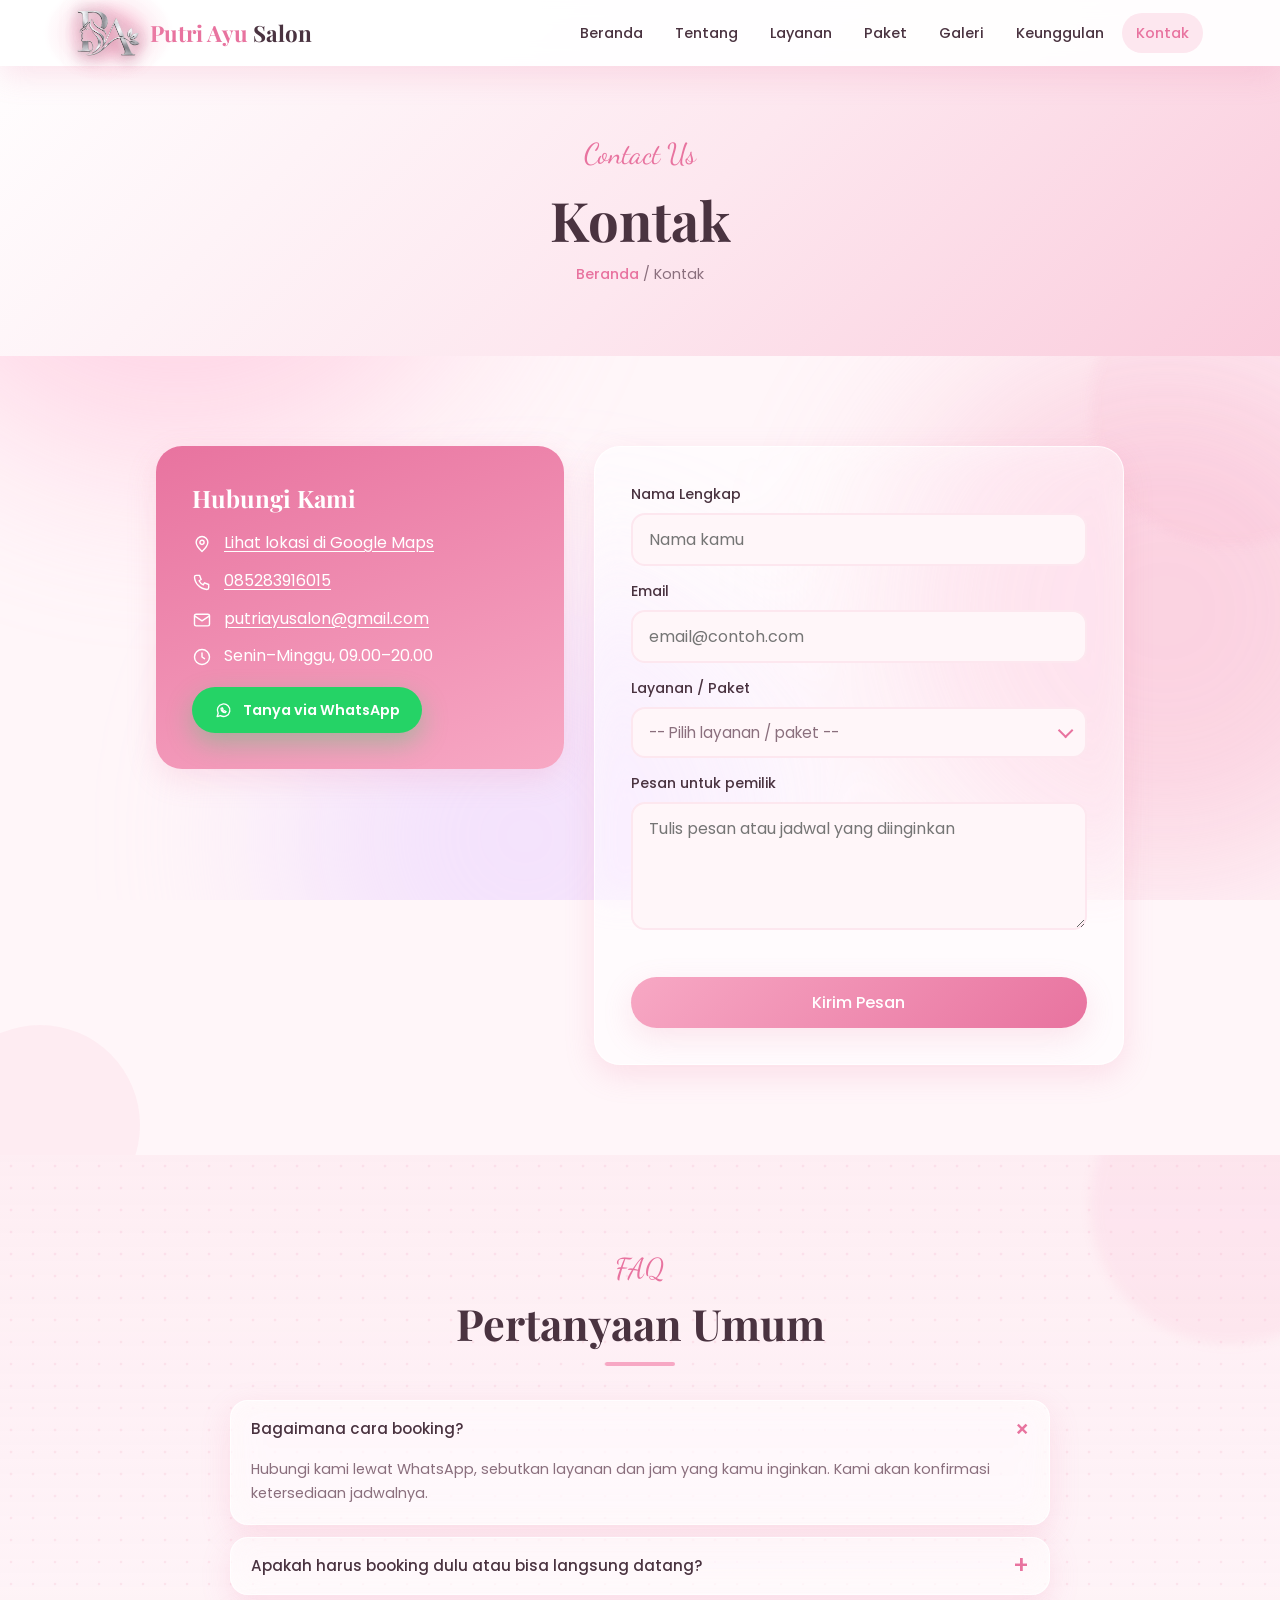
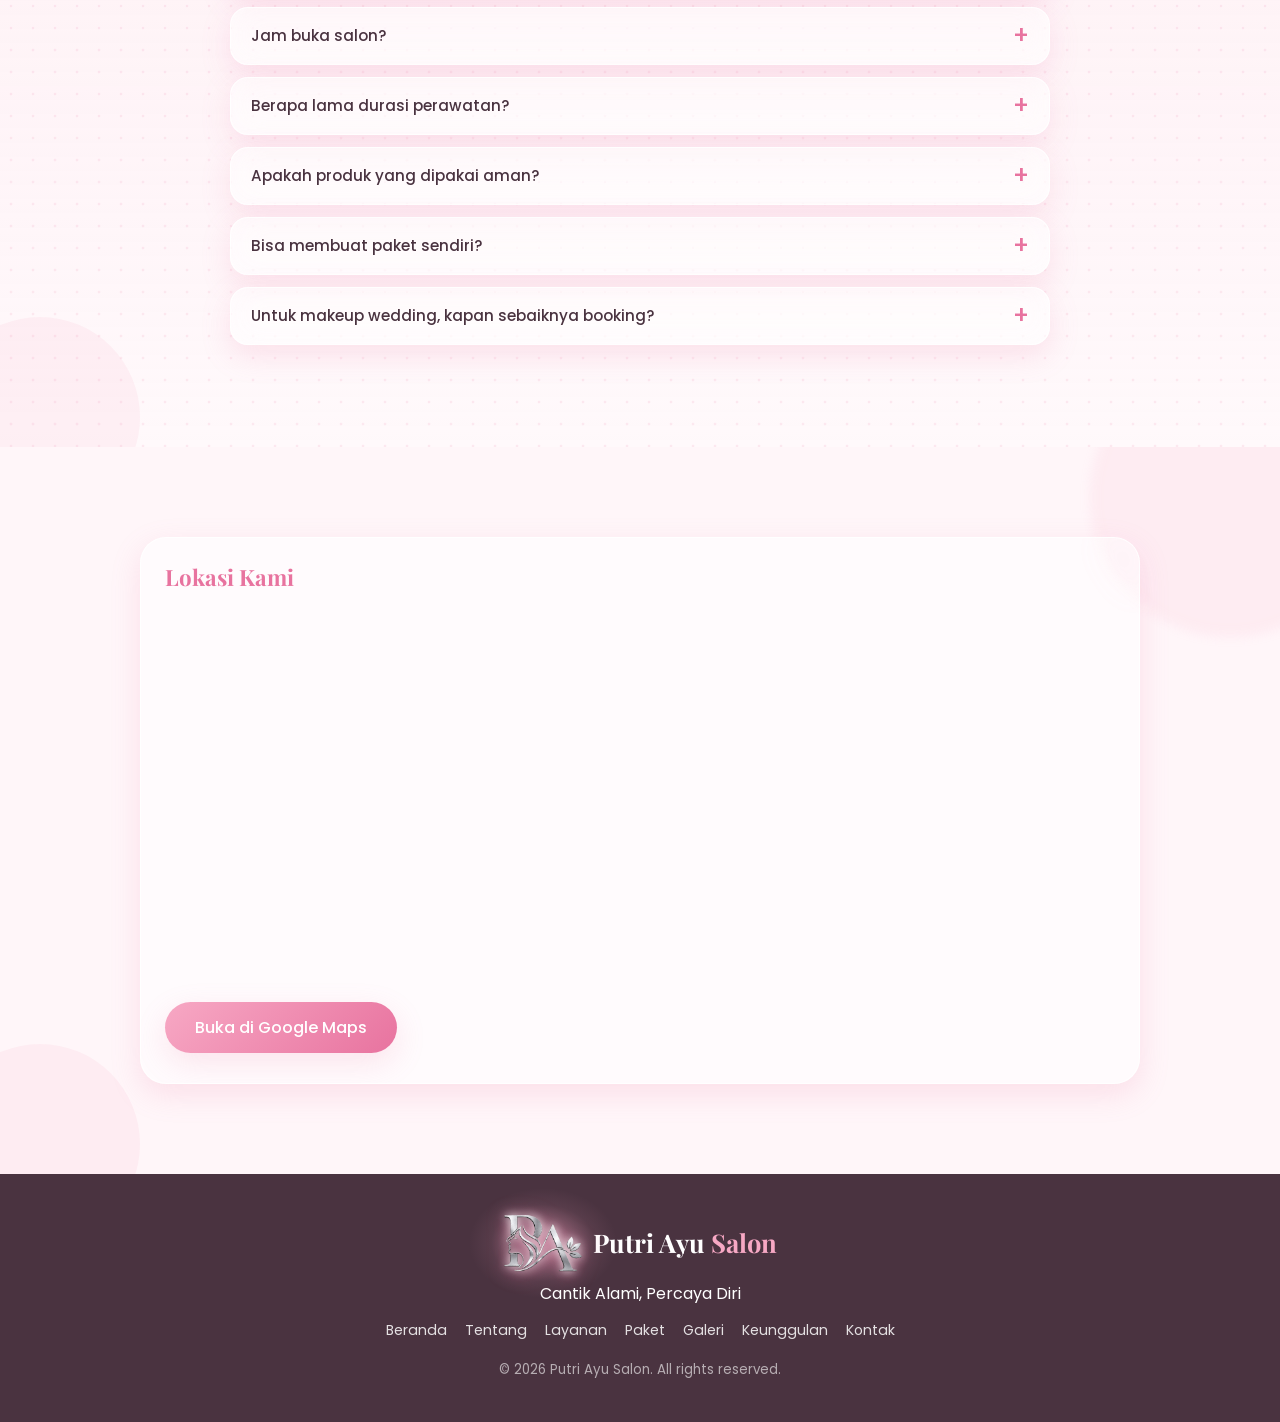
<file: html/kontak.html>
<!DOCTYPE html>
<html lang="id">
<head>
<meta charset="UTF-8">
<meta name="viewport" content="width=device-width, initial-scale=1">
<title>Kontak | Putri Ayu Salon</title>
<meta name="description" content="Kontak, form pesan, FAQ, dan lokasi Putri Ayu Salon.">
<link rel="preconnect" href="https://fonts.googleapis.com">
<link href="https://fonts.googleapis.com/css2?family=Playfair+Display:wght@600;700&family=Poppins:wght@300;400;500;600&family=Dancing+Script:wght@600&display=swap" rel="stylesheet">
<link rel="icon" type="image/png" href="../image/favicon.png">
<link rel="stylesheet" href="../css/style.css">
</head>
<body class="putri_inner">
<div class="putri_aurora" aria-hidden="true"><i></i><i></i><i></i></div>
<div class="putri_progress" id="putri_progress"></div>

<header class="putri_header" id="putri_header">
  <a href="../index.html" class="putri_logo"><i class="putri_logo_img"><img src="../image/logo.png" alt="Logo Putri Ayu Salon"></i> <b>Putri Ayu <span>Salon</span></b></a>
  <button class="putri_burger" id="putri_burger" aria-label="Menu"><i></i><i></i><i></i></button>
  <nav class="putri_nav" id="putri_nav"><a href="../index.html" class="putri_link">Beranda</a><a href="tentang.html" class="putri_link">Tentang</a><a href="layanan.html" class="putri_link">Layanan</a><a href="paket.html" class="putri_link">Paket</a><a href="galeri.html" class="putri_link">Galeri</a><a href="keunggulan.html" class="putri_link">Keunggulan</a><a href="kontak.html" class="putri_link putri_on">Kontak</a></nav>
</header>

<section class="putri_banner">
  <p class="putri_script">Contact Us</p>
  <h1>Kontak</h1>
  <p class="putri_crumb"><a href="../index.html">Beranda</a> / Kontak</p>
</section>

<section class="putri_section">
  <div class="putri_contact">
    <div class="putri_info putri_reveal">
      <h3>Hubungi Kami</h3>
      <p><svg class="putri_ic" viewBox="0 0 24 24" aria-hidden="true"><path d="M12 21s-7-6.2-7-11a7 7 0 0 1 14 0c0 4.8-7 11-7 11z"/><circle cx="12" cy="10" r="2.5"/></svg><span><a href="https://maps.google.com/maps?vet=10CAAQoqAOahcKEwig85DszveXAxUAAAAAHQAAAAAQBg..i&amp;udm&amp;fvr=1&amp;pvq=Cg0vZy8xMXA1ZndweGdrIhUKD3B1dHJpIGF5dSBzYWxvbhACGAM&amp;lqi=Cg9wdXRyaSBheXUgc2Fsb25I0ePr3ZW1gIAIWh0QABABEAIYABgBGAIiD3B1dHJpIGF5dSBzYWxvbpIBDGJlYXV0eV9zYWxvbg&amp;cs=1&amp;um=1&amp;ie=UTF-8&amp;fb=1&amp;gl=id&amp;sa=X&amp;ftid=0x2e6f5930f588a283:0x6192963ed17b9737" target="_blank" rel="noopener">Lihat lokasi di Google Maps</a></span></p>
      <p><svg class="putri_ic" viewBox="0 0 24 24" aria-hidden="true"><path d="M5 4h4l2 5-2.5 1.5a11 11 0 0 0 5 5L15 13l5 2v4a2 2 0 0 1-2 2A16 16 0 0 1 3 6a2 2 0 0 1 2-2z"/></svg><span><a href="tel:+6285283916015">085283916015</a></span></p>
      <p><svg class="putri_ic" viewBox="0 0 24 24" aria-hidden="true"><rect x="3" y="5" width="18" height="14" rx="2"/><path d="M3 7l9 6 9-6"/></svg><span><a href="mailto:putriayusalon@gmail.com">putriayusalon@gmail.com</a></span></p>
      <p><svg class="putri_ic" viewBox="0 0 24 24" aria-hidden="true"><circle cx="12" cy="12" r="9"/><path d="M12 7v5l3 2"/></svg><span>Senin–Minggu, 09.00–20.00</span></p>
      <a class="putri_wa" href="https://wa.me/6285283916015?text=Halo%20Putri%20Ayu%20Salon%2C%20saya%20ingin%20bertanya%20dan%20booking." target="_blank" rel="noopener"><svg class="putri_ic" viewBox="0 0 24 24" aria-hidden="true"><path d="M4 20l1.4-4.2A8 8 0 1 1 8.3 18.7z"/><path d="M9 9.5c0 3 2.5 5.5 5.5 5.5l1-1.5-2-1-.8.8a4 4 0 0 1-1.8-1.8l.8-.8-1-2z"/></svg> Tanya via WhatsApp</a>
    </div>
    <form class="putri_form putri_reveal" id="putri_form" novalidate>
      <label>Nama Lengkap<input type="text" id="putri_nama" placeholder="Nama kamu"></label>
      <label>Email<input type="email" id="putri_email" placeholder="email@contoh.com"></label>
      <div class="putri_field"><span>Layanan / Paket</span>
        <div class="putri_dd" id="putri_dd">
          <input type="hidden" id="putri_pilih" value="">
          <button type="button" class="putri_dd_btn" id="putri_dd_btn" aria-haspopup="listbox" aria-expanded="false"><span id="putri_dd_txt">-- Pilih layanan / paket --</span></button>
          <div class="putri_dd_list" id="putri_dd_list" role="listbox"><div class="putri_dd_g">Rambut</div><button type="button" class="putri_dd_o" role="option" data-v="Cuci Rambut">Cuci Rambut</button><button type="button" class="putri_dd_o" role="option" data-v="Potong Rambut">Potong Rambut</button><button type="button" class="putri_dd_o" role="option" data-v="Creambath">Creambath</button><button type="button" class="putri_dd_o" role="option" data-v="Hair Spa">Hair Spa</button><button type="button" class="putri_dd_o" role="option" data-v="Hair Mask">Hair Mask</button><button type="button" class="putri_dd_o" role="option" data-v="Hair Coloring">Hair Coloring</button><button type="button" class="putri_dd_o" role="option" data-v="Smoothing">Smoothing</button><button type="button" class="putri_dd_o" role="option" data-v="Rebonding">Rebonding</button><button type="button" class="putri_dd_o" role="option" data-v="Blow Dry">Blow Dry</button><button type="button" class="putri_dd_o" role="option" data-v="Hair Styling">Hair Styling</button><button type="button" class="putri_dd_o" role="option" data-v="Hairdo">Hairdo</button><button type="button" class="putri_dd_o" role="option" data-v="Sanggul">Sanggul</button><div class="putri_dd_g">Wajah &amp; Kulit</div><button type="button" class="putri_dd_o" role="option" data-v="Facial">Facial</button><button type="button" class="putri_dd_o" role="option" data-v="Masker Wajah">Masker Wajah</button><button type="button" class="putri_dd_o" role="option" data-v="Scrub Wajah">Scrub Wajah</button><button type="button" class="putri_dd_o" role="option" data-v="Peeling Wajah">Peeling Wajah</button><button type="button" class="putri_dd_o" role="option" data-v="Face Massage">Face Massage</button><button type="button" class="putri_dd_o" role="option" data-v="PDT Treatment">PDT Treatment</button><div class="putri_dd_g">Makeup</div><button type="button" class="putri_dd_o" role="option" data-v="Makeup Natural">Makeup Natural</button><button type="button" class="putri_dd_o" role="option" data-v="Makeup Graduation">Makeup Graduation</button><button type="button" class="putri_dd_o" role="option" data-v="Makeup Wedding">Makeup Wedding</button><div class="putri_dd_g">Kuku</div><button type="button" class="putri_dd_o" role="option" data-v="Manicure">Manicure</button><button type="button" class="putri_dd_o" role="option" data-v="Pedicure">Pedicure</button><button type="button" class="putri_dd_o" role="option" data-v="Nail Art">Nail Art</button><div class="putri_dd_g">Paket</div><button type="button" class="putri_dd_o" role="option" data-v="Basic Glow">Basic Glow</button><button type="button" class="putri_dd_o" role="option" data-v="Beauty Care">Beauty Care</button><button type="button" class="putri_dd_o" role="option" data-v="Paket Custom">Paket Custom</button></div>
        </div>
      </div>
      <label>Pesan untuk pemilik<textarea id="putri_pesan" rows="4" placeholder="Tulis pesan atau jadwal yang diinginkan"></textarea></label>
      <p class="putri_msg" id="putri_msg"></p>
      <button type="submit" class="putri_btn">Kirim Pesan</button>
    </form>
  </div>
</section>

<section class="putri_section putri_alt">
  <p class="putri_script putri_center">FAQ</p>
  <h2 class="putri_title putri_center">Pertanyaan Umum</h2>
  <div class="putri_faq_wrap putri_faq"><div class="putri_faq_item"><button class="putri_q" type="button">Bagaimana cara booking?</button><div class="putri_a"><p>Hubungi kami lewat WhatsApp, sebutkan layanan dan jam yang kamu inginkan. Kami akan konfirmasi ketersediaan jadwalnya.</p></div></div><div class="putri_faq_item"><button class="putri_q" type="button">Apakah harus booking dulu atau bisa langsung datang?</button><div class="putri_a"><p>Boleh langsung datang, tetapi disarankan booking lebih awal supaya tidak menunggu lama, terutama akhir pekan.</p></div></div><div class="putri_faq_item"><button class="putri_q" type="button">Jam buka salon?</button><div class="putri_a"><p>Setiap hari Senin sampai Minggu, pukul 09.00 – 20.00.</p></div></div><div class="putri_faq_item"><button class="putri_q" type="button">Berapa lama durasi perawatan?</button><div class="putri_a"><p>Tergantung jenisnya. Creambath dan facial biasanya sekitar 1 jam, sedangkan smoothing, pewarnaan, dan makeup wedding bisa lebih lama.</p></div></div><div class="putri_faq_item"><button class="putri_q" type="button">Apakah produk yang dipakai aman?</button><div class="putri_a"><p>Ya, kami memakai produk yang aman dan terdaftar BPOM, serta menjaga kebersihan alat. Beri tahu kami jika kamu punya alergi.</p></div></div><div class="putri_faq_item"><button class="putri_q" type="button">Bisa membuat paket sendiri?</button><div class="putri_a"><p>Bisa. Pilih Paket Custom, lalu konsultasikan kombinasi perawatan yang kamu mau, harganya kami sesuaikan.</p></div></div><div class="putri_faq_item"><button class="putri_q" type="button">Untuk makeup wedding, kapan sebaiknya booking?</button><div class="putri_a"><p>Sebaiknya jauh-jauh hari sebelum acara agar ada waktu konsultasi dan mencoba riasan.</p></div></div></div>
</section>

<section class="putri_section">
  <div class="putri_mapbox putri_reveal" style="margin-top:0">
    <h3>Lokasi Kami</h3>
    <iframe id="putri_map" src="https://maps.google.com/maps?cid=7030847164825442103&amp;hl=id&amp;z=16&amp;output=embed" title="Peta lokasi Putri Ayu Salon" loading="lazy" referrerpolicy="no-referrer-when-downgrade" allowfullscreen></iframe>
    <a class="putri_btn" href="https://maps.google.com/maps?vet=10CAAQoqAOahcKEwig85DszveXAxUAAAAAHQAAAAAQBg..i&amp;udm&amp;fvr=1&amp;pvq=Cg0vZy8xMXA1ZndweGdrIhUKD3B1dHJpIGF5dSBzYWxvbhACGAM&amp;lqi=Cg9wdXRyaSBheXUgc2Fsb25I0ePr3ZW1gIAIWh0QABABEAIYABgBGAIiD3B1dHJpIGF5dSBzYWxvbpIBDGJlYXV0eV9zYWxvbg&amp;cs=1&amp;um=1&amp;ie=UTF-8&amp;fb=1&amp;gl=id&amp;sa=X&amp;ftid=0x2e6f5930f588a283:0x6192963ed17b9737" target="_blank" rel="noopener">Buka di Google Maps</a>
  </div>
</section>

<footer class="putri_footer">
  <a href="../index.html" class="putri_logo"><i class="putri_logo_img"><img src="../image/logo.png" alt="Logo Putri Ayu Salon"></i> <b>Putri Ayu <span>Salon</span></b></a>
  <p>Cantik Alami, Percaya Diri</p>
  <div class="putri_foot_nav"><a href="../index.html">Beranda</a><a href="tentang.html">Tentang</a><a href="layanan.html">Layanan</a><a href="paket.html">Paket</a><a href="galeri.html">Galeri</a><a href="keunggulan.html">Keunggulan</a><a href="kontak.html">Kontak</a></div>
  <small>© 2026 Putri Ayu Salon. All rights reserved.</small>
</footer>
<button class="putri_top" id="putri_top" aria-label="Ke atas">↑</button>
<script src="../js/main.js"></script>
<script src="../js/faq.js"></script>
<script src="../js/kontak.js"></script>
</body>
</html>
</file>
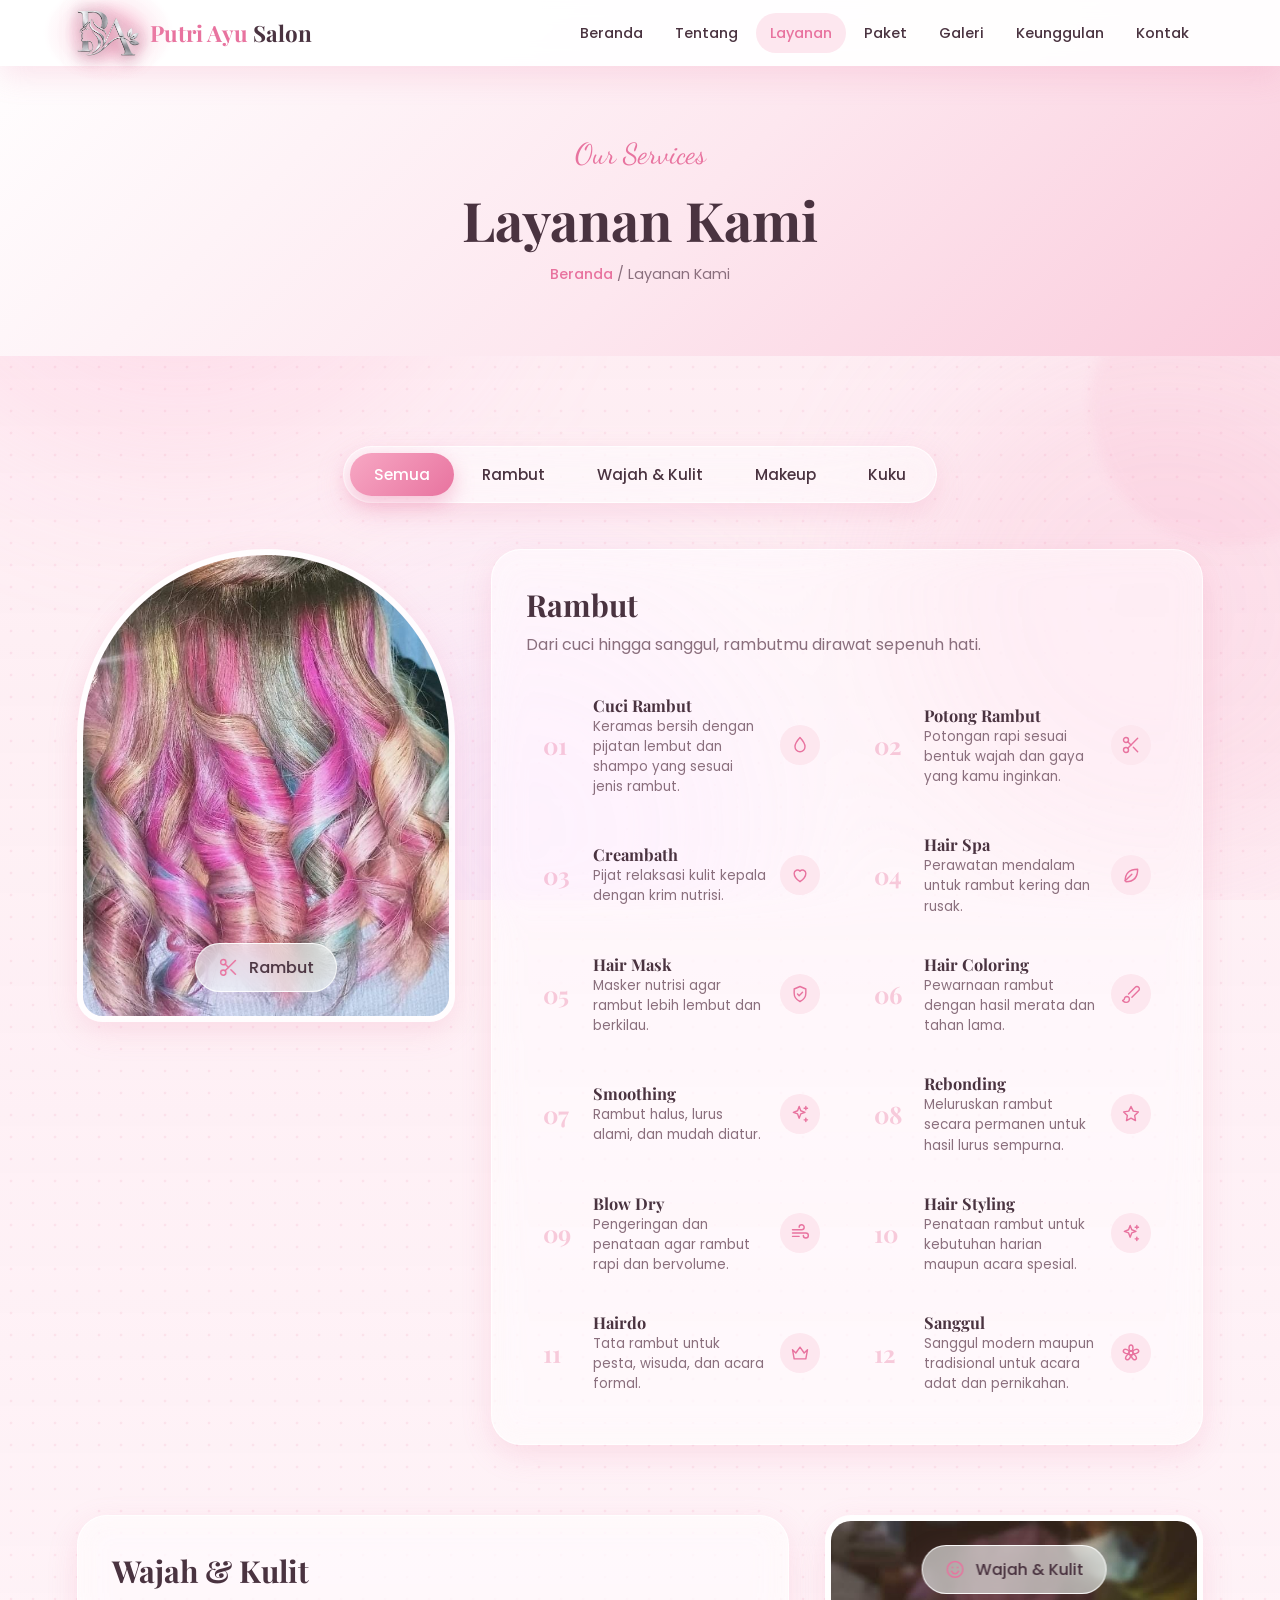
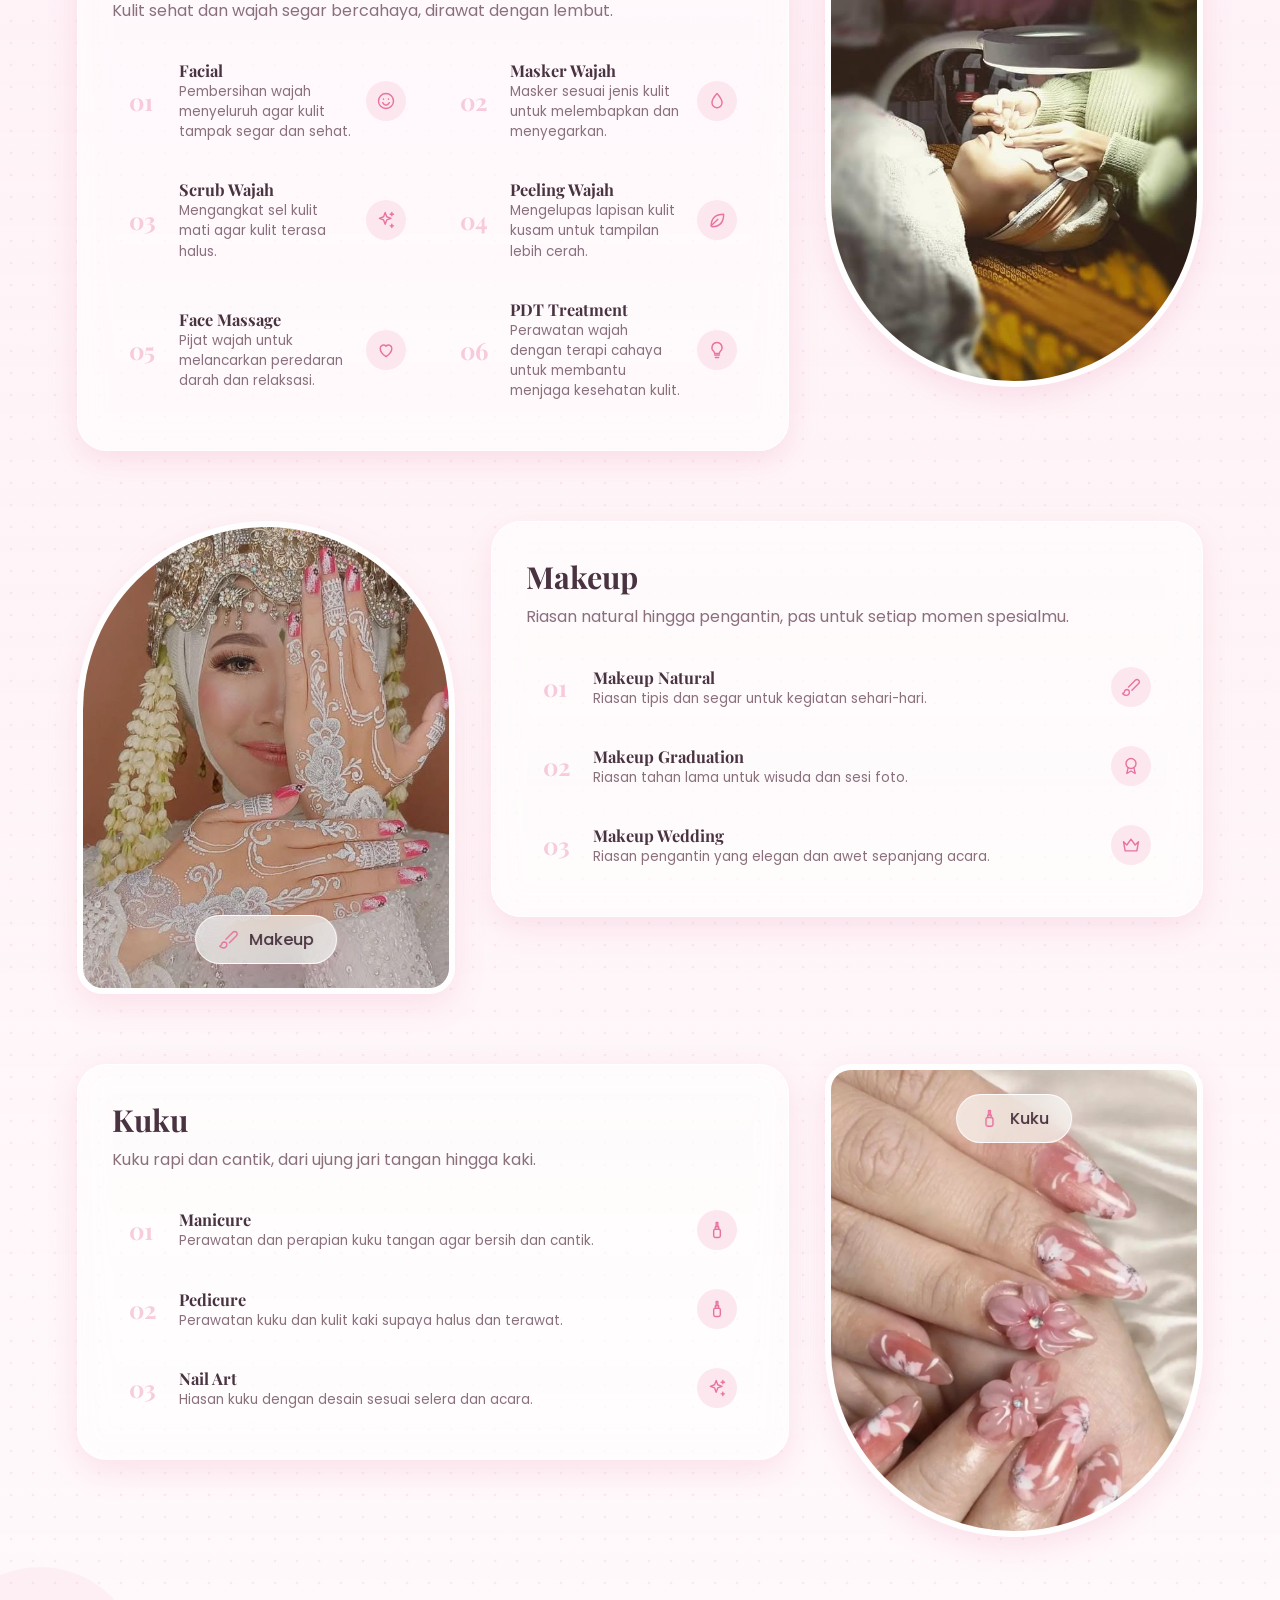
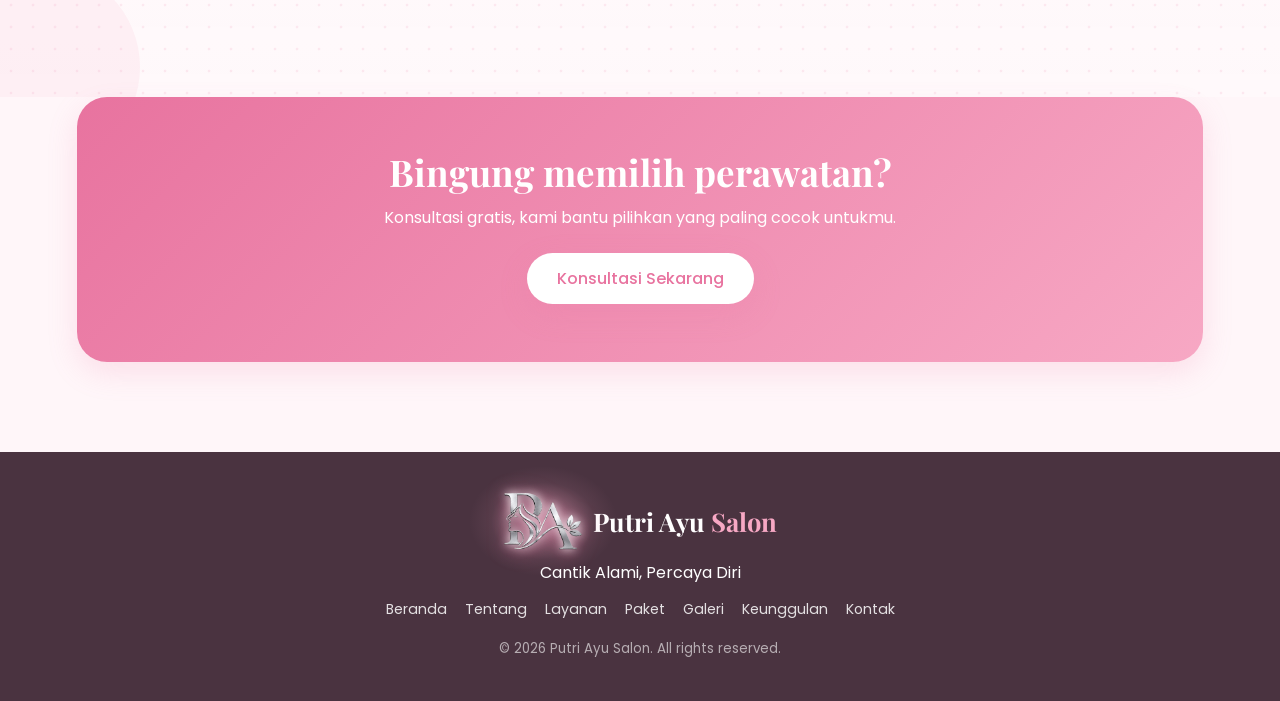
<file: html/layanan.html>
<!DOCTYPE html>
<html lang="id">
<head>
<meta charset="UTF-8">
<meta name="viewport" content="width=device-width, initial-scale=1">
<title>Layanan | Putri Ayu Salon</title>
<meta name="description" content="Layanan rambut, wajah dan kulit, makeup, dan kuku.">
<link rel="preconnect" href="https://fonts.googleapis.com">
<link href="https://fonts.googleapis.com/css2?family=Playfair+Display:wght@600;700&family=Poppins:wght@300;400;500;600&family=Dancing+Script:wght@600&display=swap" rel="stylesheet">
<link rel="icon" type="image/png" href="../image/favicon.png">
<link rel="stylesheet" href="../css/style.css">
</head>
<body class="putri_inner">
<div class="putri_aurora" aria-hidden="true"><i></i><i></i><i></i></div>
<div class="putri_progress" id="putri_progress"></div>

<header class="putri_header" id="putri_header">
  <a href="../index.html" class="putri_logo"><i class="putri_logo_img"><img src="../image/logo.png" alt="Logo Putri Ayu Salon"></i> <b>Putri Ayu <span>Salon</span></b></a>
  <button class="putri_burger" id="putri_burger" aria-label="Menu"><i></i><i></i><i></i></button>
  <nav class="putri_nav" id="putri_nav"><a href="../index.html" class="putri_link">Beranda</a><a href="tentang.html" class="putri_link">Tentang</a><a href="layanan.html" class="putri_link putri_on">Layanan</a><a href="paket.html" class="putri_link">Paket</a><a href="galeri.html" class="putri_link">Galeri</a><a href="keunggulan.html" class="putri_link">Keunggulan</a><a href="kontak.html" class="putri_link">Kontak</a></nav>
</header>

<section class="putri_banner">
  <p class="putri_script">Our Services</p>
  <h1>Layanan Kami</h1>
  <p class="putri_crumb"><a href="../index.html">Beranda</a> / Layanan Kami</p>
</section>

<section class="putri_section putri_alt">
  <div class="putri_tabs" id="putri_tabs"><span class="putri_ind"></span><button class="putri_tab putri_active" data-f="all">Semua</button><button class="putri_tab" data-f="rambut">Rambut</button><button class="putri_tab" data-f="wajah">Wajah &amp; Kulit</button><button class="putri_tab" data-f="makeup">Makeup</button><button class="putri_tab" data-f="kuku">Kuku</button></div>
  <div id="putri_services">
  <div class="putri_group" data-c="rambut" id="putri_g_rambut">
    <div class="putri_gvis putri_reveal putri_l"><div class="putri_gimg"><img src="../image/hairdo-color.jpeg" alt="Layanan Rambut" loading="lazy"><div class="putri_gbadge"><svg class="putri_ic" viewBox="0 0 24 24" aria-hidden="true"><circle cx="6" cy="6" r="3"/><path d="M8.12 8.12 12 12"/><path d="M20 4 8.12 15.88"/><circle cx="6" cy="18" r="3"/><path d="M14.8 14.8 20 20"/></svg> Rambut</div></div></div>
    <div class="putri_gmenu putri_reveal putri_r">
      <h2>Rambut</h2>
      <p class="putri_gdesc">Dari cuci hingga sanggul, rambutmu dirawat sepenuh hati.</p>
      <div class="putri_menu"><div class="putri_mi putri_reveal"><span class="putri_no">01</span><div><h3>Cuci Rambut</h3><p>Keramas bersih dengan pijatan lembut dan shampo yang sesuai jenis rambut.</p></div><span class="putri_mic"><svg class="putri_ic" viewBox="0 0 24 24" aria-hidden="true"><path d="M12 3s6 6.5 6 11a6 6 0 0 1-12 0c0-4.5 6-11 6-11z"/></svg></span></div><div class="putri_mi putri_reveal"><span class="putri_no">02</span><div><h3>Potong Rambut</h3><p>Potongan rapi sesuai bentuk wajah dan gaya yang kamu inginkan.</p></div><span class="putri_mic"><svg class="putri_ic" viewBox="0 0 24 24" aria-hidden="true"><circle cx="6" cy="6" r="3"/><path d="M8.12 8.12 12 12"/><path d="M20 4 8.12 15.88"/><circle cx="6" cy="18" r="3"/><path d="M14.8 14.8 20 20"/></svg></span></div><div class="putri_mi putri_reveal"><span class="putri_no">03</span><div><h3>Creambath</h3><p>Pijat relaksasi kulit kepala dengan krim nutrisi.</p></div><span class="putri_mic"><svg class="putri_ic" viewBox="0 0 24 24" aria-hidden="true"><path d="M12 20s-7-4.4-7-10a4 4 0 0 1 7-2.6A4 4 0 0 1 19 10c0 5.6-7 10-7 10z"/></svg></span></div><div class="putri_mi putri_reveal"><span class="putri_no">04</span><div><h3>Hair Spa</h3><p>Perawatan mendalam untuk rambut kering dan rusak.</p></div><span class="putri_mic"><svg class="putri_ic" viewBox="0 0 24 24" aria-hidden="true"><path d="M5 19c0-9 5-14 15-14 0 10-5 15-14 15"/><path d="M5 19 13 11"/></svg></span></div><div class="putri_mi putri_reveal"><span class="putri_no">05</span><div><h3>Hair Mask</h3><p>Masker nutrisi agar rambut lebih lembut dan berkilau.</p></div><span class="putri_mic"><svg class="putri_ic" viewBox="0 0 24 24" aria-hidden="true"><path d="M12 3l7 3v5c0 5-3 8-7 10-4-2-7-5-7-10V6z"/><path d="M9 12l2 2 4-4"/></svg></span></div><div class="putri_mi putri_reveal"><span class="putri_no">06</span><div><h3>Hair Coloring</h3><p>Pewarnaan rambut dengan hasil merata dan tahan lama.</p></div><span class="putri_mic"><svg class="putri_ic" viewBox="0 0 24 24" aria-hidden="true"><path d="m9.06 11.9 8.07-8.06a2.85 2.85 0 1 1 4.03 4.03l-8.06 8.08"/><path d="M7.07 14.94c-1.66 0-3 1.35-3 3.02 0 1.33-2.5 1.52-2 2.02 1.08 1.1 2.49 2.02 4 2.02 2.2 0 4-1.8 4-4.04a3.01 3.01 0 0 0-3-3.02z"/></svg></span></div><div class="putri_mi putri_reveal"><span class="putri_no">07</span><div><h3>Smoothing</h3><p>Rambut halus, lurus alami, dan mudah diatur.</p></div><span class="putri_mic"><svg class="putri_ic" viewBox="0 0 24 24" aria-hidden="true"><path d="M11 3l1.9 5.1L18 10l-5.1 1.9L11 17l-1.9-5.1L4 10l5.1-1.9z"/><path d="M19 3v4M17 5h4M19 17v4M17 19h4"/></svg></span></div><div class="putri_mi putri_reveal"><span class="putri_no">08</span><div><h3>Rebonding</h3><p>Meluruskan rambut secara permanen untuk hasil lurus sempurna.</p></div><span class="putri_mic"><svg class="putri_ic" viewBox="0 0 24 24" aria-hidden="true"><path d="M12 3l2.7 5.6 6.1.9-4.4 4.3 1 6.1L12 17l-5.4 2.9 1-6.1L3.2 9.5l6.1-.9z"/></svg></span></div><div class="putri_mi putri_reveal"><span class="putri_no">09</span><div><h3>Blow Dry</h3><p>Pengeringan dan penataan agar rambut rapi dan bervolume.</p></div><span class="putri_mic"><svg class="putri_ic" viewBox="0 0 24 24" aria-hidden="true"><path d="M3 8h11a3 3 0 1 0-3-3M3 12h16a3 3 0 1 1-3 3M3 16h8"/></svg></span></div><div class="putri_mi putri_reveal"><span class="putri_no">10</span><div><h3>Hair Styling</h3><p>Penataan rambut untuk kebutuhan harian maupun acara spesial.</p></div><span class="putri_mic"><svg class="putri_ic" viewBox="0 0 24 24" aria-hidden="true"><path d="M11 3l1.9 5.1L18 10l-5.1 1.9L11 17l-1.9-5.1L4 10l5.1-1.9z"/><path d="M19 3v4M17 5h4M19 17v4M17 19h4"/></svg></span></div><div class="putri_mi putri_reveal"><span class="putri_no">11</span><div><h3>Hairdo</h3><p>Tata rambut untuk pesta, wisuda, dan acara formal.</p></div><span class="putri_mic"><svg class="putri_ic" viewBox="0 0 24 24" aria-hidden="true"><path d="M3 8l4 4 5-7 5 7 4-4-2 11H5z"/></svg></span></div><div class="putri_mi putri_reveal"><span class="putri_no">12</span><div><h3>Sanggul</h3><p>Sanggul modern maupun tradisional untuk acara adat dan pernikahan.</p></div><span class="putri_mic"><svg class="putri_ic" viewBox="0 0 24 24" aria-hidden="true"><circle cx="12" cy="12" r="2.4"/><ellipse cx="12" cy="6" rx="2.4" ry="3.6" transform="rotate(0 12 12)"/><ellipse cx="12" cy="6" rx="2.4" ry="3.6" transform="rotate(72 12 12)"/><ellipse cx="12" cy="6" rx="2.4" ry="3.6" transform="rotate(144 12 12)"/><ellipse cx="12" cy="6" rx="2.4" ry="3.6" transform="rotate(216 12 12)"/><ellipse cx="12" cy="6" rx="2.4" ry="3.6" transform="rotate(288 12 12)"/></svg></span></div></div>
    </div>
  </div>
  <div class="putri_group putri_flip" data-c="wajah" id="putri_g_wajah">
    <div class="putri_gvis putri_reveal putri_r"><div class="putri_gimg"><img src="../image/facial.jpeg" alt="Layanan Wajah &amp; Kulit" loading="lazy"><div class="putri_gbadge"><svg class="putri_ic" viewBox="0 0 24 24" aria-hidden="true"><circle cx="12" cy="12" r="9"/><path d="M8 14c1 2 2.5 3 4 3s3-1 4-3"/><path d="M9 9.5v.5M15 9.5v.5"/></svg> Wajah &amp; Kulit</div></div></div>
    <div class="putri_gmenu putri_reveal putri_l">
      <h2>Wajah &amp; Kulit</h2>
      <p class="putri_gdesc">Kulit sehat dan wajah segar bercahaya, dirawat dengan lembut.</p>
      <div class="putri_menu"><div class="putri_mi putri_reveal"><span class="putri_no">01</span><div><h3>Facial</h3><p>Pembersihan wajah menyeluruh agar kulit tampak segar dan sehat.</p></div><span class="putri_mic"><svg class="putri_ic" viewBox="0 0 24 24" aria-hidden="true"><circle cx="12" cy="12" r="9"/><path d="M8 14c1 2 2.5 3 4 3s3-1 4-3"/><path d="M9 9.5v.5M15 9.5v.5"/></svg></span></div><div class="putri_mi putri_reveal"><span class="putri_no">02</span><div><h3>Masker Wajah</h3><p>Masker sesuai jenis kulit untuk melembapkan dan menyegarkan.</p></div><span class="putri_mic"><svg class="putri_ic" viewBox="0 0 24 24" aria-hidden="true"><path d="M12 3s6 6.5 6 11a6 6 0 0 1-12 0c0-4.5 6-11 6-11z"/></svg></span></div><div class="putri_mi putri_reveal"><span class="putri_no">03</span><div><h3>Scrub Wajah</h3><p>Mengangkat sel kulit mati agar kulit terasa halus.</p></div><span class="putri_mic"><svg class="putri_ic" viewBox="0 0 24 24" aria-hidden="true"><path d="M11 3l1.9 5.1L18 10l-5.1 1.9L11 17l-1.9-5.1L4 10l5.1-1.9z"/><path d="M19 3v4M17 5h4M19 17v4M17 19h4"/></svg></span></div><div class="putri_mi putri_reveal"><span class="putri_no">04</span><div><h3>Peeling Wajah</h3><p>Mengelupas lapisan kulit kusam untuk tampilan lebih cerah.</p></div><span class="putri_mic"><svg class="putri_ic" viewBox="0 0 24 24" aria-hidden="true"><path d="M5 19c0-9 5-14 15-14 0 10-5 15-14 15"/><path d="M5 19 13 11"/></svg></span></div><div class="putri_mi putri_reveal"><span class="putri_no">05</span><div><h3>Face Massage</h3><p>Pijat wajah untuk melancarkan peredaran darah dan relaksasi.</p></div><span class="putri_mic"><svg class="putri_ic" viewBox="0 0 24 24" aria-hidden="true"><path d="M12 20s-7-4.4-7-10a4 4 0 0 1 7-2.6A4 4 0 0 1 19 10c0 5.6-7 10-7 10z"/></svg></span></div><div class="putri_mi putri_reveal"><span class="putri_no">06</span><div><h3>PDT Treatment</h3><p>Perawatan wajah dengan terapi cahaya untuk membantu menjaga kesehatan kulit.</p></div><span class="putri_mic"><svg class="putri_ic" viewBox="0 0 24 24" aria-hidden="true"><path d="M9 18h6M10 21h4"/><path d="M12 3a6 6 0 0 0-4 10.5c.7.7 1 1.5 1 2.5h6c0-1 .3-1.8 1-2.5A6 6 0 0 0 12 3z"/></svg></span></div></div>
    </div>
  </div>
  <div class="putri_group" data-c="makeup" id="putri_g_makeup">
    <div class="putri_gvis putri_reveal putri_l"><div class="putri_gimg"><img src="../image/makeup-henna.jpeg" alt="Layanan Makeup" loading="lazy"><div class="putri_gbadge"><svg class="putri_ic" viewBox="0 0 24 24" aria-hidden="true"><path d="m9.06 11.9 8.07-8.06a2.85 2.85 0 1 1 4.03 4.03l-8.06 8.08"/><path d="M7.07 14.94c-1.66 0-3 1.35-3 3.02 0 1.33-2.5 1.52-2 2.02 1.08 1.1 2.49 2.02 4 2.02 2.2 0 4-1.8 4-4.04a3.01 3.01 0 0 0-3-3.02z"/></svg> Makeup</div></div></div>
    <div class="putri_gmenu putri_reveal putri_r">
      <h2>Makeup</h2>
      <p class="putri_gdesc">Riasan natural hingga pengantin, pas untuk setiap momen spesialmu.</p>
      <div class="putri_menu putri_one"><div class="putri_mi putri_reveal"><span class="putri_no">01</span><div><h3>Makeup Natural</h3><p>Riasan tipis dan segar untuk kegiatan sehari-hari.</p></div><span class="putri_mic"><svg class="putri_ic" viewBox="0 0 24 24" aria-hidden="true"><path d="m9.06 11.9 8.07-8.06a2.85 2.85 0 1 1 4.03 4.03l-8.06 8.08"/><path d="M7.07 14.94c-1.66 0-3 1.35-3 3.02 0 1.33-2.5 1.52-2 2.02 1.08 1.1 2.49 2.02 4 2.02 2.2 0 4-1.8 4-4.04a3.01 3.01 0 0 0-3-3.02z"/></svg></span></div><div class="putri_mi putri_reveal"><span class="putri_no">02</span><div><h3>Makeup Graduation</h3><p>Riasan tahan lama untuk wisuda dan sesi foto.</p></div><span class="putri_mic"><svg class="putri_ic" viewBox="0 0 24 24" aria-hidden="true"><circle cx="12" cy="9" r="6"/><path d="M8.5 14 7 21l5-3 5 3-1.5-7"/></svg></span></div><div class="putri_mi putri_reveal"><span class="putri_no">03</span><div><h3>Makeup Wedding</h3><p>Riasan pengantin yang elegan dan awet sepanjang acara.</p></div><span class="putri_mic"><svg class="putri_ic" viewBox="0 0 24 24" aria-hidden="true"><path d="M3 8l4 4 5-7 5 7 4-4-2 11H5z"/></svg></span></div></div>
    </div>
  </div>
  <div class="putri_group putri_flip" data-c="kuku" id="putri_g_kuku">
    <div class="putri_gvis putri_reveal putri_r"><div class="putri_gimg"><img src="../image/nail-art.jpeg" alt="Layanan Kuku" loading="lazy"><div class="putri_gbadge"><svg class="putri_ic" viewBox="0 0 24 24" aria-hidden="true"><rect x="8" y="11" width="8" height="10" rx="2"/><path d="M10 11V8h4v3M11 8V3h2v5"/></svg> Kuku</div></div></div>
    <div class="putri_gmenu putri_reveal putri_l">
      <h2>Kuku</h2>
      <p class="putri_gdesc">Kuku rapi dan cantik, dari ujung jari tangan hingga kaki.</p>
      <div class="putri_menu putri_one"><div class="putri_mi putri_reveal"><span class="putri_no">01</span><div><h3>Manicure</h3><p>Perawatan dan perapian kuku tangan agar bersih dan cantik.</p></div><span class="putri_mic"><svg class="putri_ic" viewBox="0 0 24 24" aria-hidden="true"><rect x="8" y="11" width="8" height="10" rx="2"/><path d="M10 11V8h4v3M11 8V3h2v5"/></svg></span></div><div class="putri_mi putri_reveal"><span class="putri_no">02</span><div><h3>Pedicure</h3><p>Perawatan kuku dan kulit kaki supaya halus dan terawat.</p></div><span class="putri_mic"><svg class="putri_ic" viewBox="0 0 24 24" aria-hidden="true"><rect x="8" y="11" width="8" height="10" rx="2"/><path d="M10 11V8h4v3M11 8V3h2v5"/></svg></span></div><div class="putri_mi putri_reveal"><span class="putri_no">03</span><div><h3>Nail Art</h3><p>Hiasan kuku dengan desain sesuai selera dan acara.</p></div><span class="putri_mic"><svg class="putri_ic" viewBox="0 0 24 24" aria-hidden="true"><path d="M11 3l1.9 5.1L18 10l-5.1 1.9L11 17l-1.9-5.1L4 10l5.1-1.9z"/><path d="M19 3v4M17 5h4M19 17v4M17 19h4"/></svg></span></div></div>
    </div>
  </div>
  </div>
</section>

<div class="putri_band putri_reveal">
  <h2>Bingung memilih perawatan?</h2>
  <p>Konsultasi gratis, kami bantu pilihkan yang paling cocok untukmu.</p>
  <a href="kontak.html" class="putri_btn">Konsultasi Sekarang</a>
</div>

<footer class="putri_footer">
  <a href="../index.html" class="putri_logo"><i class="putri_logo_img"><img src="../image/logo.png" alt="Logo Putri Ayu Salon"></i> <b>Putri Ayu <span>Salon</span></b></a>
  <p>Cantik Alami, Percaya Diri</p>
  <div class="putri_foot_nav"><a href="../index.html">Beranda</a><a href="tentang.html">Tentang</a><a href="layanan.html">Layanan</a><a href="paket.html">Paket</a><a href="galeri.html">Galeri</a><a href="keunggulan.html">Keunggulan</a><a href="kontak.html">Kontak</a></div>
  <small>© 2026 Putri Ayu Salon. All rights reserved.</small>
</footer>
<button class="putri_top" id="putri_top" aria-label="Ke atas">↑</button>
<script src="../js/main.js"></script>
<script src="../js/layanan.js"></script>
</body>
</html>
</file>
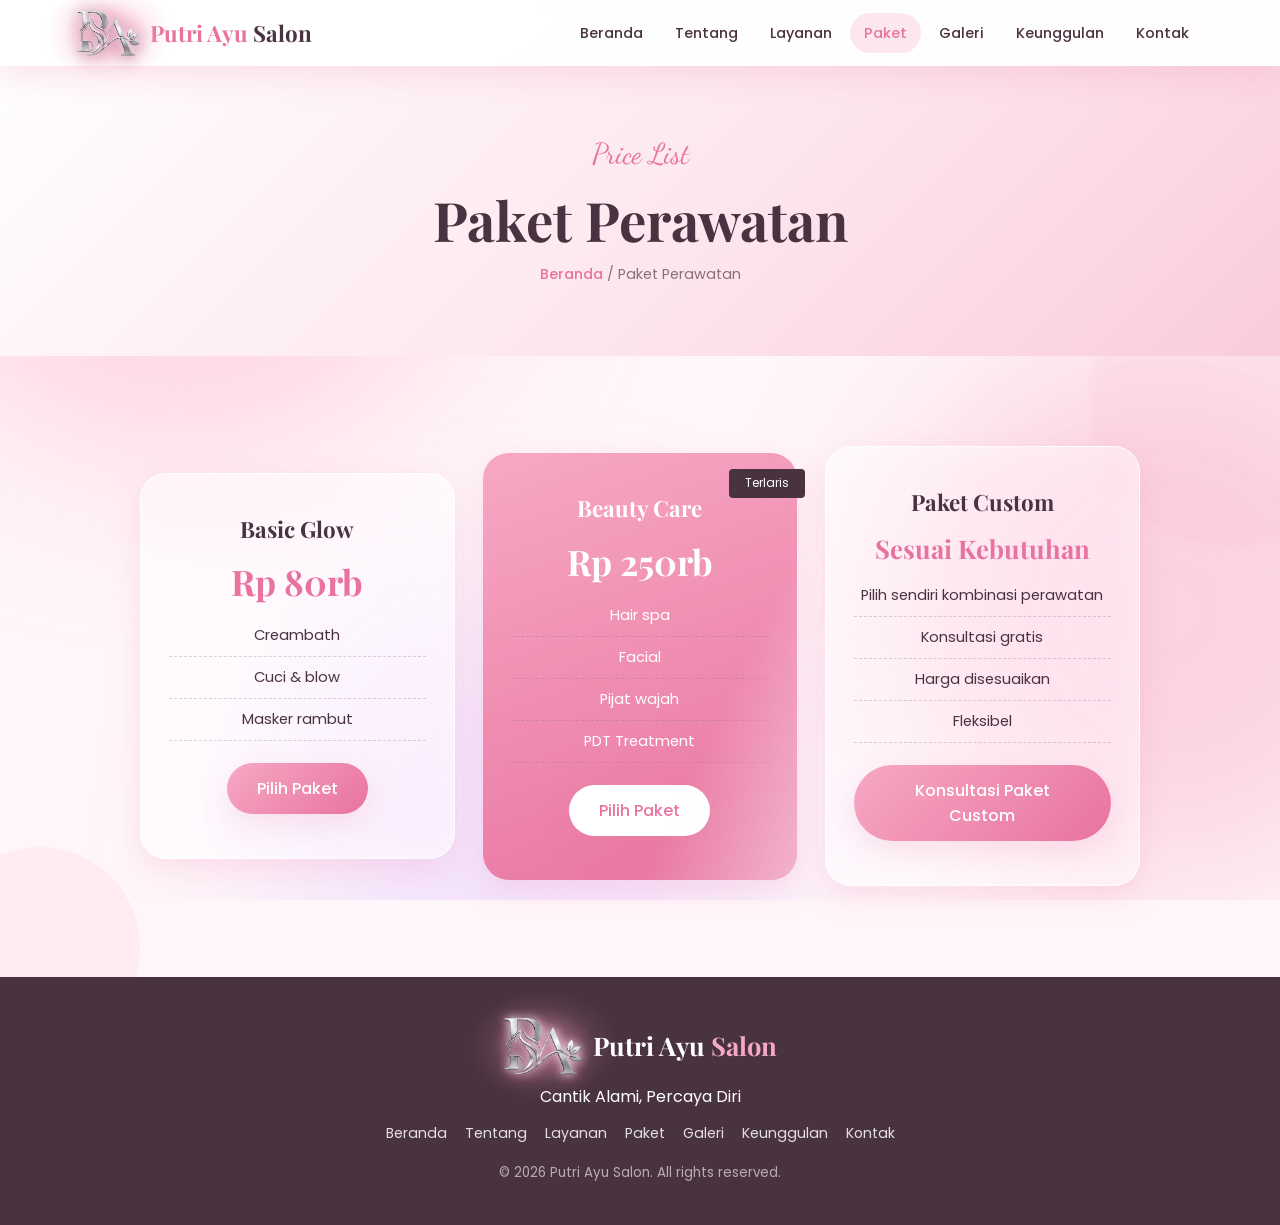
<file: html/paket.html>
<!DOCTYPE html>
<html lang="id">
<head>
<meta charset="UTF-8">
<meta name="viewport" content="width=device-width, initial-scale=1">
<title>Paket | Putri Ayu Salon</title>
<meta name="description" content="Paket perawatan dan harga Putri Ayu Salon.">
<link rel="preconnect" href="https://fonts.googleapis.com">
<link href="https://fonts.googleapis.com/css2?family=Playfair+Display:wght@600;700&family=Poppins:wght@300;400;500;600&family=Dancing+Script:wght@600&display=swap" rel="stylesheet">
<link rel="icon" type="image/png" href="../image/favicon.png">
<link rel="stylesheet" href="../css/style.css">
</head>
<body class="putri_inner">
<div class="putri_aurora" aria-hidden="true"><i></i><i></i><i></i></div>
<div class="putri_progress" id="putri_progress"></div>

<header class="putri_header" id="putri_header">
  <a href="../index.html" class="putri_logo"><i class="putri_logo_img"><img src="../image/logo.png" alt="Logo Putri Ayu Salon"></i> <b>Putri Ayu <span>Salon</span></b></a>
  <button class="putri_burger" id="putri_burger" aria-label="Menu"><i></i><i></i><i></i></button>
  <nav class="putri_nav" id="putri_nav"><a href="../index.html" class="putri_link">Beranda</a><a href="tentang.html" class="putri_link">Tentang</a><a href="layanan.html" class="putri_link">Layanan</a><a href="paket.html" class="putri_link putri_on">Paket</a><a href="galeri.html" class="putri_link">Galeri</a><a href="keunggulan.html" class="putri_link">Keunggulan</a><a href="kontak.html" class="putri_link">Kontak</a></nav>
</header>

<section class="putri_banner">
  <p class="putri_script">Price List</p>
  <h1>Paket Perawatan</h1>
  <p class="putri_crumb"><a href="../index.html">Beranda</a> / Paket Perawatan</p>
</section>

<section class="putri_section">
  <div class="putri_prices">
    <div class="putri_price putri_tilt putri_reveal">
      <h3>Basic Glow</h3><div class="putri_amt">Rp 80rb</div>
      <ul><li>Creambath</li><li>Cuci &amp; blow</li><li>Masker rambut</li></ul>
      <a href="kontak.html?paket=Basic%20Glow" class="putri_btn">Pilih Paket</a>
    </div>
    <div class="putri_price putri_hot putri_reveal">
      <span class="putri_ribbon">Terlaris</span><h3>Beauty Care</h3><div class="putri_amt">Rp 250rb</div>
      <ul><li>Hair spa</li><li>Facial</li><li>Pijat wajah</li><li>PDT Treatment</li></ul>
      <a href="kontak.html?paket=Beauty%20Care" class="putri_btn">Pilih Paket</a>
    </div>
    <div class="putri_price putri_tilt putri_reveal">
      <h3>Paket Custom</h3><div class="putri_amt" style="font-size:1.6rem">Sesuai Kebutuhan</div>
      <ul><li>Pilih sendiri kombinasi perawatan</li><li>Konsultasi gratis</li><li>Harga disesuaikan</li><li>Fleksibel</li></ul>
      <a href="kontak.html?paket=Paket%20Custom" class="putri_btn">Konsultasi Paket Custom</a>
    </div>
  </div>
</section>

<footer class="putri_footer">
  <a href="../index.html" class="putri_logo"><i class="putri_logo_img"><img src="../image/logo.png" alt="Logo Putri Ayu Salon"></i> <b>Putri Ayu <span>Salon</span></b></a>
  <p>Cantik Alami, Percaya Diri</p>
  <div class="putri_foot_nav"><a href="../index.html">Beranda</a><a href="tentang.html">Tentang</a><a href="layanan.html">Layanan</a><a href="paket.html">Paket</a><a href="galeri.html">Galeri</a><a href="keunggulan.html">Keunggulan</a><a href="kontak.html">Kontak</a></div>
  <small>© 2026 Putri Ayu Salon. All rights reserved.</small>
</footer>
<button class="putri_top" id="putri_top" aria-label="Ke atas">↑</button>
<script src="../js/main.js"></script>
</body>
</html>
</file>
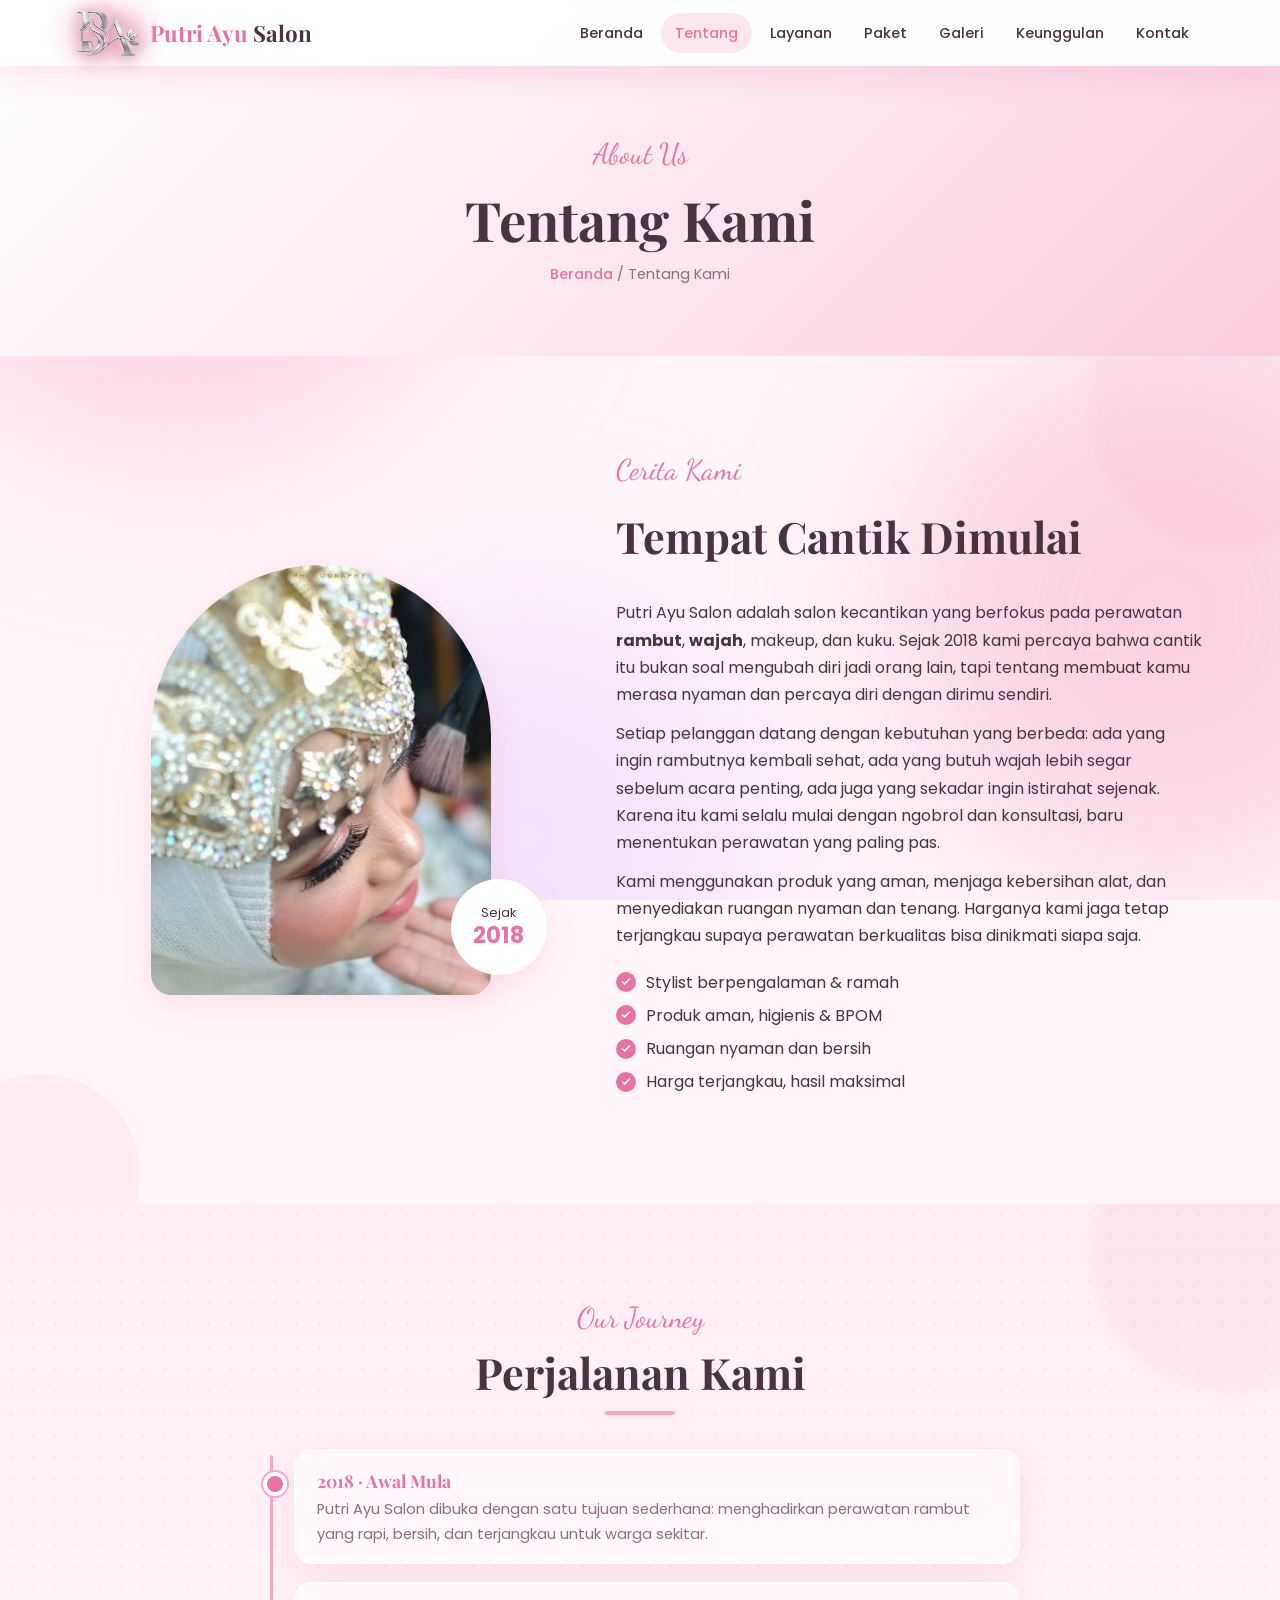
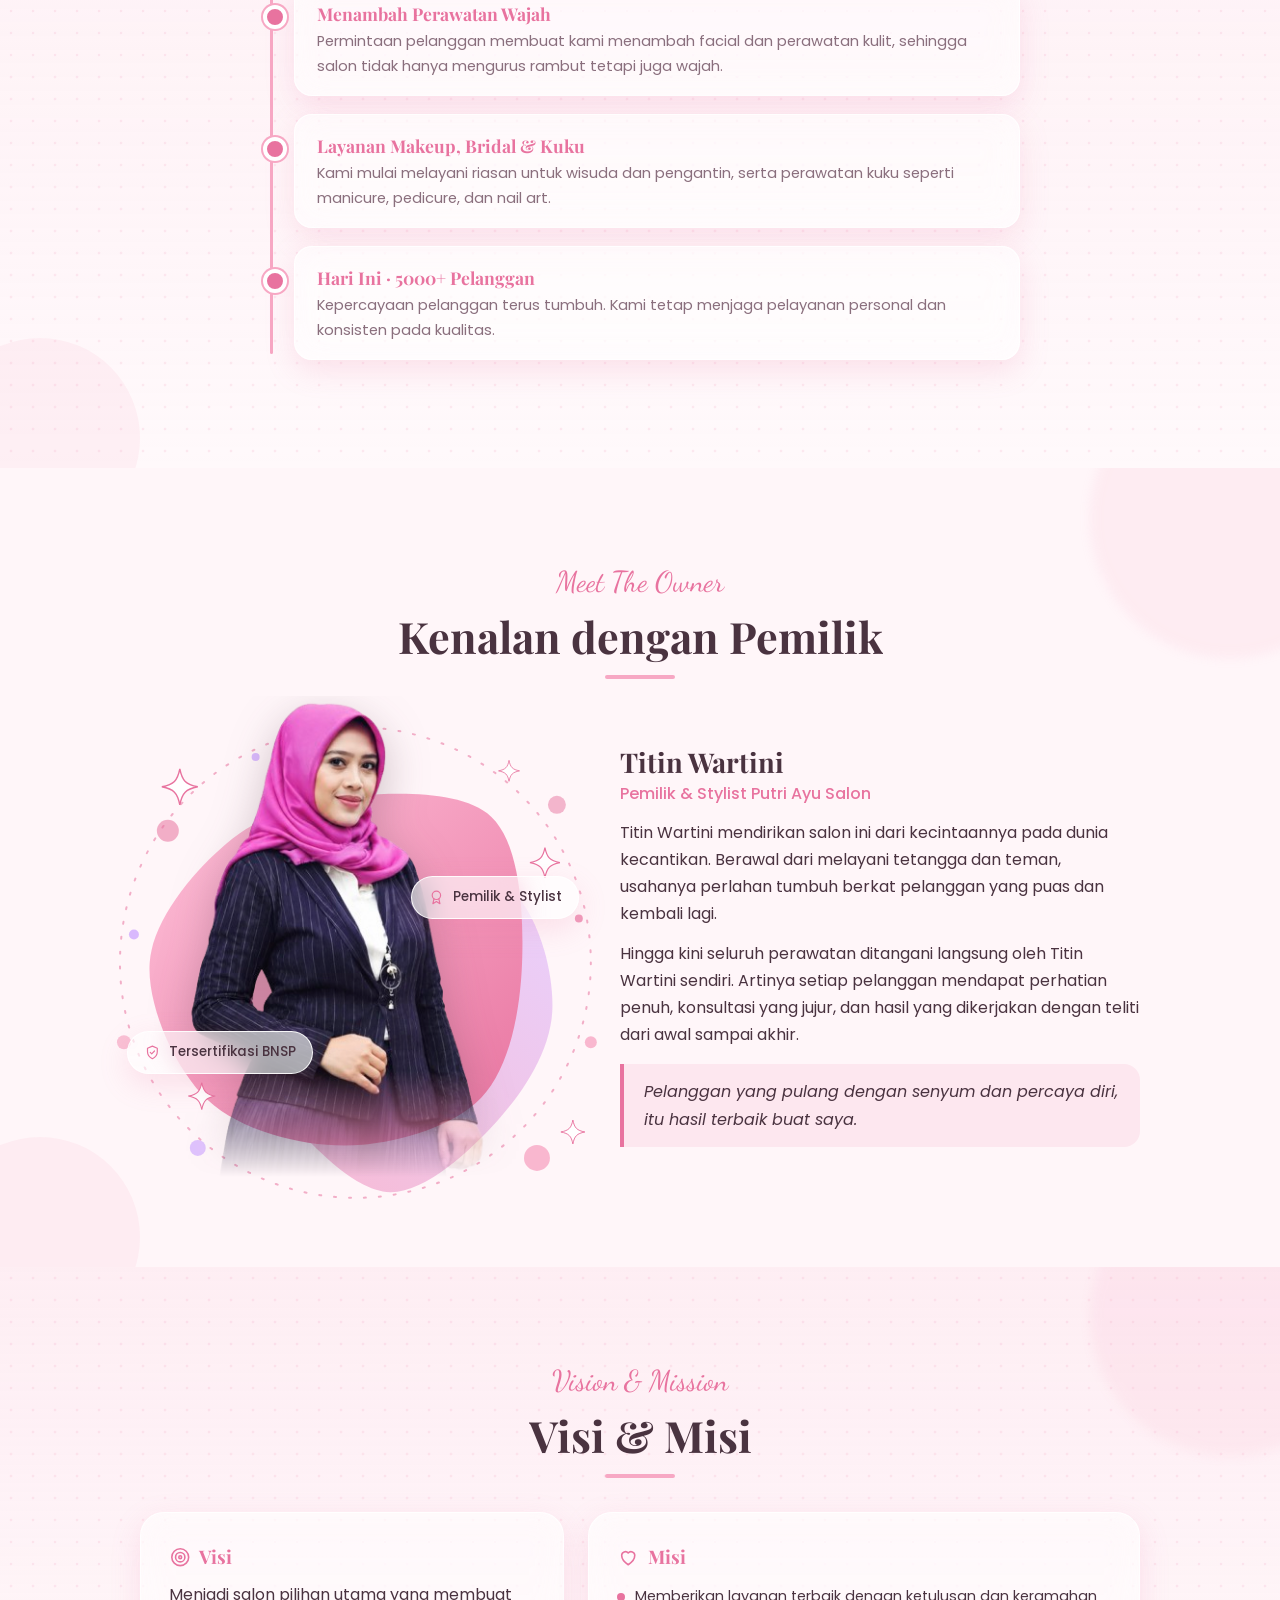
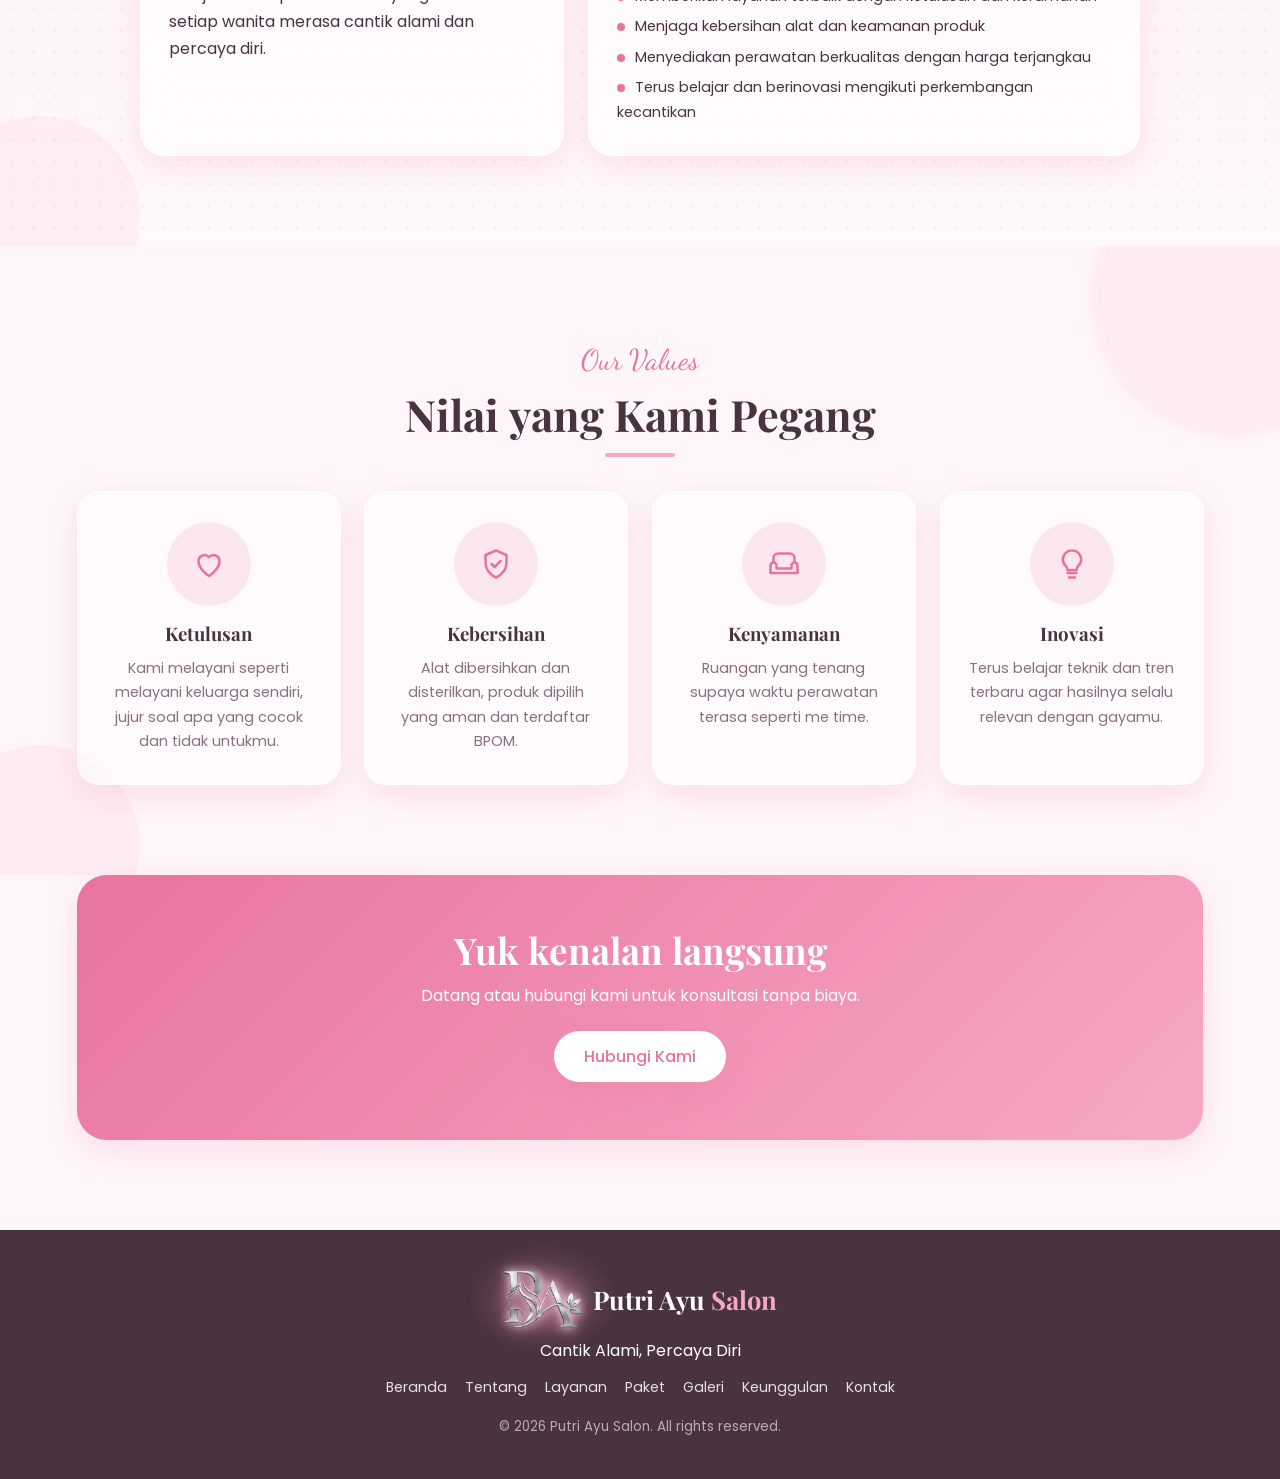
<file: html/tentang.html>
<!DOCTYPE html>
<html lang="id">
<head>
<meta charset="UTF-8">
<meta name="viewport" content="width=device-width, initial-scale=1">
<title>Tentang Kami | Putri Ayu Salon</title>
<meta name="description" content="Cerita, pemilik, visi dan misi Putri Ayu Salon.">
<link rel="preconnect" href="https://fonts.googleapis.com">
<link href="https://fonts.googleapis.com/css2?family=Playfair+Display:wght@600;700&family=Poppins:wght@300;400;500;600&family=Dancing+Script:wght@600&display=swap" rel="stylesheet">
<link rel="icon" type="image/png" href="../image/favicon.png">
<link rel="stylesheet" href="../css/style.css">
</head>
<body class="putri_inner">
<div class="putri_aurora" aria-hidden="true"><i></i><i></i><i></i></div>
<div class="putri_progress" id="putri_progress"></div>

<header class="putri_header" id="putri_header">
  <a href="../index.html" class="putri_logo"><i class="putri_logo_img"><img src="../image/logo.png" alt="Logo Putri Ayu Salon"></i> <b>Putri Ayu <span>Salon</span></b></a>
  <button class="putri_burger" id="putri_burger" aria-label="Menu"><i></i><i></i><i></i></button>
  <nav class="putri_nav" id="putri_nav"><a href="../index.html" class="putri_link">Beranda</a><a href="tentang.html" class="putri_link putri_on">Tentang</a><a href="layanan.html" class="putri_link">Layanan</a><a href="paket.html" class="putri_link">Paket</a><a href="galeri.html" class="putri_link">Galeri</a><a href="keunggulan.html" class="putri_link">Keunggulan</a><a href="kontak.html" class="putri_link">Kontak</a></nav>
</header>

<section class="putri_banner">
  <p class="putri_script">About Us</p>
  <h1>Tentang Kami</h1>
  <p class="putri_crumb"><a href="../index.html">Beranda</a> / Tentang Kami</p>
</section>

<section class="putri_section">
  <div class="putri_about putri_reveal">
    <div class="putri_about_img"><div class="putri_frame"><img src="../image/bridal-makeup.jpeg" alt="Tentang Putri Ayu Salon"></div><div class="putri_badge">Sejak<br><b>2018</b></div></div>
    <div class="putri_story">
      <p class="putri_script">Cerita Kami</p>
      <h2 class="putri_title">Tempat Cantik Dimulai</h2>
      <p>Putri Ayu Salon adalah salon kecantikan yang berfokus pada perawatan <b>rambut</b>, <b>wajah</b>, makeup, dan kuku. Sejak 2018 kami percaya bahwa cantik itu bukan soal mengubah diri jadi orang lain, tapi tentang membuat kamu merasa nyaman dan percaya diri dengan dirimu sendiri.</p>
      <p>Setiap pelanggan datang dengan kebutuhan yang berbeda: ada yang ingin rambutnya kembali sehat, ada yang butuh wajah lebih segar sebelum acara penting, ada juga yang sekadar ingin istirahat sejenak. Karena itu kami selalu mulai dengan ngobrol dan konsultasi, baru menentukan perawatan yang paling pas.</p>
      <p>Kami menggunakan produk yang aman, menjaga kebersihan alat, dan menyediakan ruangan nyaman dan tenang. Harganya kami jaga tetap terjangkau supaya perawatan berkualitas bisa dinikmati siapa saja.</p>
      <ul class="putri_check">
        <li>Stylist berpengalaman &amp; ramah</li>
        <li>Produk aman, higienis &amp; BPOM</li>
        <li>Ruangan nyaman dan bersih</li>
        <li>Harga terjangkau, hasil maksimal</li>
      </ul>
    </div>
  </div>
</section>

<section class="putri_section putri_alt">
  <p class="putri_script putri_center">Our Journey</p>
  <h2 class="putri_title putri_center">Perjalanan Kami</h2>
  <div class="putri_timeline"><div class="putri_tl putri_reveal"><b>2018 · Awal Mula</b><p>Putri Ayu Salon dibuka dengan satu tujuan sederhana: menghadirkan perawatan rambut yang rapi, bersih, dan terjangkau untuk warga sekitar.</p></div><div class="putri_tl putri_reveal"><b>Menambah Perawatan Wajah</b><p>Permintaan pelanggan membuat kami menambah facial dan perawatan kulit, sehingga salon tidak hanya mengurus rambut tetapi juga wajah.</p></div><div class="putri_tl putri_reveal"><b>Layanan Makeup, Bridal &amp; Kuku</b><p>Kami mulai melayani riasan untuk wisuda dan pengantin, serta perawatan kuku seperti manicure, pedicure, dan nail art.</p></div><div class="putri_tl putri_reveal"><b>Hari Ini · 5000+ Pelanggan</b><p>Kepercayaan pelanggan terus tumbuh. Kami tetap menjaga pelayanan personal dan konsisten pada kualitas.</p></div></div>
</section>

<section class="putri_section">
  <p class="putri_script putri_center">Meet The Owner</p>
  <h2 class="putri_title putri_center">Kenalan dengan Pemilik</h2>
  <div class="putri_owner putri_reveal">
    <div class="putri_owner_stage"><svg class="putri_splash" viewBox="0 0 500 500" aria-hidden="true"><defs>
<linearGradient id="putri_og1" x1="0" y1="0" x2="1" y2="1"><stop offset="0" stop-color="#ffc2da"/><stop offset="1" stop-color="#e8739f"/></linearGradient>
<linearGradient id="putri_og2" x1="1" y1="0" x2="0" y2="1"><stop offset="0" stop-color="#e3c8ff"/><stop offset="1" stop-color="#f7a8c4"/></linearGradient></defs>
<g class="putri_ob_b"><path fill="url(#putri_og2)" opacity=".8" d="M447.3,300.0C445.0,338.3 420.1,378.0 393.0,408.0C366.0,438.1 320.5,480.8 285.0,480.3C249.5,479.8 209.0,435.0 180.0,405.0C151.0,374.9 112.9,336.9 111.0,300.0C109.1,263.1 139.6,208.2 168.6,183.6C197.6,159.0 245.3,153.2 285.0,152.3C324.7,151.4 379.9,153.5 406.9,178.1C434.0,202.7 449.6,261.7 447.3,300.0Z"/></g>
<g class="putri_ob_a"><path fill="url(#putri_og1)" d="M417.1,250.0C415.3,297.0 405.4,355.3 375.9,385.9C346.4,416.5 285.6,433.2 240.0,433.6C194.4,433.9 134.7,418.6 102.0,388.0C69.3,357.4 40.7,292.9 43.8,250.0C46.9,207.1 88.1,158.5 120.8,130.8C153.5,103.2 195.8,88.5 240.0,84.0C284.2,79.6 356.6,76.2 386.1,103.9C415.6,131.5 418.8,203.0 417.1,250.0Z"/></g>
<circle class="putri_ring" cx="250" cy="250" r="236" fill="none" stroke="#e8739f" stroke-opacity=".55" stroke-width="2" stroke-dasharray="2 13" stroke-linecap="round"/>
<circle class="putri_dr" style="animation-delay:0.0s" cx="62" cy="118" r="11" fill="#e8739f" opacity="0.55"/><circle class="putri_dr" style="animation-delay:0.5s" cx="28" cy="222" r="5" fill="#c9a0ff" opacity="0.7"/><circle class="putri_dr" style="animation-delay:1.0s" cx="452" cy="92" r="9" fill="#e8739f" opacity="0.5"/><circle class="putri_dr" style="animation-delay:1.5s" cx="474" cy="206" r="4" fill="#e8739f" opacity="0.7"/><circle class="putri_dr" style="animation-delay:2.0s" cx="92" cy="436" r="8" fill="#c9a0ff" opacity="0.6"/><circle class="putri_dr" style="animation-delay:2.5s" cx="432" cy="446" r="13" fill="#f7a8c4" opacity="0.8"/><circle class="putri_dr" style="animation-delay:3.0s" cx="252" cy="22" r="5" fill="#e8739f" opacity="0.6"/><circle class="putri_dr" style="animation-delay:3.5s" cx="150" cy="44" r="4" fill="#c9a0ff" opacity="0.7"/><circle class="putri_dr" style="animation-delay:4.0s" cx="486" cy="330" r="6" fill="#f7a8c4" opacity="0.8"/><circle class="putri_dr" style="animation-delay:4.5s" cx="18" cy="330" r="7" fill="#f7a8c4" opacity="0.7"/>
<path class="putri_tw" style="animation-delay:0.0s" transform="translate(74 74) scale(1.2)" fill="#fff" stroke="#e8739f" stroke-width="1.2" d="M0,-15C2,-5 5,-2 15,0 5,2 2,5 0,15 -2,5 -5,2 -15,0 -5,-2 -2,-5 0,-15Z"/><path class="putri_tw" style="animation-delay:0.7s" transform="translate(440 150) scale(1)" fill="#fff" stroke="#e8739f" stroke-width="1.2" d="M0,-15C2,-5 5,-2 15,0 5,2 2,5 0,15 -2,5 -5,2 -15,0 -5,-2 -2,-5 0,-15Z"/><path class="putri_tw" style="animation-delay:1.4s" transform="translate(404 58) scale(0.7)" fill="#fff" stroke="#e8739f" stroke-width="1.2" d="M0,-15C2,-5 5,-2 15,0 5,2 2,5 0,15 -2,5 -5,2 -15,0 -5,-2 -2,-5 0,-15Z"/><path class="putri_tw" style="animation-delay:2.0999999999999996s" transform="translate(96 384) scale(0.9)" fill="#fff" stroke="#e8739f" stroke-width="1.2" d="M0,-15C2,-5 5,-2 15,0 5,2 2,5 0,15 -2,5 -5,2 -15,0 -5,-2 -2,-5 0,-15Z"/><path class="putri_tw" style="animation-delay:2.8s" transform="translate(468 420) scale(0.8)" fill="#fff" stroke="#e8739f" stroke-width="1.2" d="M0,-15C2,-5 5,-2 15,0 5,2 2,5 0,15 -2,5 -5,2 -15,0 -5,-2 -2,-5 0,-15Z"/>
</svg><img src="../image/owner.png" alt="Titin Wartini, pemilik Putri Ayu Salon"><div class="putri_ochip putri_oc1"><svg class="putri_ic" viewBox="0 0 24 24" aria-hidden="true"><path d="M12 3l7 3v5c0 5-3 8-7 10-4-2-7-5-7-10V6z"/><path d="M9 12l2 2 4-4"/></svg> Tersertifikasi BNSP</div><div class="putri_ochip putri_oc2"><svg class="putri_ic" viewBox="0 0 24 24" aria-hidden="true"><circle cx="12" cy="9" r="6"/><path d="M8.5 14 7 21l5-3 5 3-1.5-7"/></svg> Pemilik &amp; Stylist</div></div>
    <div>
      <h3>Titin Wartini</h3>
      <p class="putri_role">Pemilik &amp; Stylist Putri Ayu Salon</p>
      <p>Titin Wartini mendirikan salon ini dari kecintaannya pada dunia kecantikan. Berawal dari melayani tetangga dan teman, usahanya perlahan tumbuh berkat pelanggan yang puas dan kembali lagi.</p>
      <p>Hingga kini seluruh perawatan ditangani langsung oleh Titin Wartini sendiri. Artinya setiap pelanggan mendapat perhatian penuh, konsultasi yang jujur, dan hasil yang dikerjakan dengan teliti dari awal sampai akhir.</p>
      <div class="putri_quote">Pelanggan yang pulang dengan senyum dan percaya diri, itu hasil terbaik buat saya.</div>
    </div>
  </div>
</section>

<section class="putri_section putri_alt">
  <p class="putri_script putri_center">Vision &amp; Mission</p>
  <h2 class="putri_title putri_center">Visi &amp; Misi</h2>
  <div class="putri_vm_big putri_reveal">
    <div><h3><svg class="putri_ic" viewBox="0 0 24 24" aria-hidden="true"><circle cx="12" cy="12" r="9"/><circle cx="12" cy="12" r="5"/><circle cx="12" cy="12" r="1.5"/></svg> Visi</h3><p>Menjadi salon pilihan utama yang membuat setiap wanita merasa cantik alami dan percaya diri.</p></div>
    <div><h3><svg class="putri_ic" viewBox="0 0 24 24" aria-hidden="true"><path d="M12 20s-7-4.4-7-10a4 4 0 0 1 7-2.6A4 4 0 0 1 19 10c0 5.6-7 10-7 10z"/></svg> Misi</h3><ul class="putri_misi">
      <li>Memberikan layanan terbaik dengan ketulusan dan keramahan</li>
      <li>Menjaga kebersihan alat dan keamanan produk</li>
      <li>Menyediakan perawatan berkualitas dengan harga terjangkau</li>
      <li>Terus belajar dan berinovasi mengikuti perkembangan kecantikan</li></ul></div>
  </div>
</section>

<section class="putri_section">
  <p class="putri_script putri_center">Our Values</p>
  <h2 class="putri_title putri_center">Nilai yang Kami Pegang</h2>
  <div class="putri_grid"><div class="putri_card putri_tilt putri_reveal"><span><svg class="putri_ic" viewBox="0 0 24 24" aria-hidden="true"><path d="M12 20s-7-4.4-7-10a4 4 0 0 1 7-2.6A4 4 0 0 1 19 10c0 5.6-7 10-7 10z"/></svg></span><h3>Ketulusan</h3><p>Kami melayani seperti melayani keluarga sendiri, jujur soal apa yang cocok dan tidak untukmu.</p></div><div class="putri_card putri_tilt putri_reveal"><span><svg class="putri_ic" viewBox="0 0 24 24" aria-hidden="true"><path d="M12 3l7 3v5c0 5-3 8-7 10-4-2-7-5-7-10V6z"/><path d="M9 12l2 2 4-4"/></svg></span><h3>Kebersihan</h3><p>Alat dibersihkan dan disterilkan, produk dipilih yang aman dan terdaftar BPOM.</p></div><div class="putri_card putri_tilt putri_reveal"><span><svg class="putri_ic" viewBox="0 0 24 24" aria-hidden="true"><path d="M5 11V8a3 3 0 0 1 3-3h8a3 3 0 0 1 3 3v3"/><path d="M3 13a2 2 0 0 1 4 0v2h10v-2a2 2 0 0 1 4 0v5H3z"/></svg></span><h3>Kenyamanan</h3><p>Ruangan yang tenang supaya waktu perawatan terasa seperti me time.</p></div><div class="putri_card putri_tilt putri_reveal"><span><svg class="putri_ic" viewBox="0 0 24 24" aria-hidden="true"><path d="M9 18h6M10 21h4"/><path d="M12 3a6 6 0 0 0-4 10.5c.7.7 1 1.5 1 2.5h6c0-1 .3-1.8 1-2.5A6 6 0 0 0 12 3z"/></svg></span><h3>Inovasi</h3><p>Terus belajar teknik dan tren terbaru agar hasilnya selalu relevan dengan gayamu.</p></div></div>
</section>

<div class="putri_band putri_reveal">
  <h2>Yuk kenalan langsung</h2>
  <p>Datang atau hubungi kami untuk konsultasi tanpa biaya.</p>
  <a href="kontak.html" class="putri_btn">Hubungi Kami</a>
</div>

<footer class="putri_footer">
  <a href="../index.html" class="putri_logo"><i class="putri_logo_img"><img src="../image/logo.png" alt="Logo Putri Ayu Salon"></i> <b>Putri Ayu <span>Salon</span></b></a>
  <p>Cantik Alami, Percaya Diri</p>
  <div class="putri_foot_nav"><a href="../index.html">Beranda</a><a href="tentang.html">Tentang</a><a href="layanan.html">Layanan</a><a href="paket.html">Paket</a><a href="galeri.html">Galeri</a><a href="keunggulan.html">Keunggulan</a><a href="kontak.html">Kontak</a></div>
  <small>© 2026 Putri Ayu Salon. All rights reserved.</small>
</footer>
<button class="putri_top" id="putri_top" aria-label="Ke atas">↑</button>
<script src="../js/main.js"></script>
</body>
</html>
</file>
<file: css/style.css>
/* ==========================================================
   Putri Ayu Salon - Stylesheet utama
   Semua class & ID memakai awalan "putri_" (aturan penulisan CSS)
   ========================================================== */
:root{--pk:#f7a8c4;--pk2:#e8739f;--pk3:#fde7ef;--pk4:#fff6f9;--ink:#4a3340;--soft:#8a6f7d;--sh:0 10px 30px rgba(232,115,159,.18)}
*{box-sizing:border-box;margin:0;padding:0}
html{scroll-behavior:smooth;scroll-padding-top:70px}
body{font-family:'Poppins',sans-serif;color:var(--ink);background:var(--pk4);line-height:1.7;overflow-x:hidden}
a{text-decoration:none;color:inherit}ul{list-style:none}img{max-width:100%;display:block}
.putri_progress{position:fixed;top:0;left:0;height:4px;width:0;background:linear-gradient(90deg,var(--pk),var(--pk2));z-index:200}

/* ---------- header ---------- */
.putri_header{position:fixed;top:0;width:100%;display:flex;justify-content:space-between;align-items:center;padding:14px 6%;z-index:100;transition:.3s}
.putri_header.putri_scrolled{background:rgba(255,255,255,.94);backdrop-filter:blur(10px);box-shadow:var(--sh);padding:10px 6%}
.putri_logo{font-family:'Playfair Display',serif;font-size:1.4rem;font-weight:700;color:var(--pk2)}
.putri_logo span{color:var(--ink)}
.putri_nav{display:flex;gap:4px;align-items:center}
.putri_link{padding:8px 14px;border-radius:30px;font-size:.9rem;font-weight:500;transition:.3s}
.putri_link:hover,.putri_link.putri_on{background:var(--pk3);color:var(--pk2)}
.putri_btn_nav{background:var(--pk2);color:#fff}.putri_btn_nav:hover,.putri_btn_nav.putri_on{background:var(--ink);color:#fff}
.putri_burger{display:none;background:none;border:0;font-size:1.8rem;color:var(--pk2);cursor:pointer;z-index:120}

/* ---------- hero (beranda) ---------- */
.putri_hero{min-height:100vh;display:flex;align-items:center;justify-content:space-between;gap:30px;padding:110px 6% 70px;position:relative;overflow:hidden;background:linear-gradient(135deg,#fff 0%,var(--pk3) 55%,var(--pk) 140%)}
.putri_blob{position:absolute;border-radius:50%;filter:blur(60px);opacity:.5;animation:putri_float 8s ease-in-out infinite}
.putri_b1{width:300px;height:300px;background:var(--pk);top:-60px;right:-60px}
.putri_b2{width:240px;height:240px;background:#ffd3e2;bottom:-40px;left:-40px;animation-delay:2s}
.putri_petal{position:absolute;top:-40px;font-size:1.6rem;animation:putri_fall 12s linear infinite;opacity:.8}
.putri_hero_text{flex:1;position:relative;z-index:2;animation:putri_up 1s both}
.putri_script{font-family:'Dancing Script',cursive;font-size:1.8rem;color:var(--pk2)}
.putri_hero h1{font-family:'Playfair Display',serif;font-size:clamp(2.6rem,6vw,4.6rem);line-height:1.1;margin:6px 0 14px}
.putri_hero h1 em{color:var(--pk2)}
.putri_typing{font-size:1.2rem;color:var(--soft)}.putri_typing b{color:var(--pk2)}
.putri_cursor{animation:putri_blink 1s infinite;color:var(--pk2)}
.putri_desc{max-width:520px;margin:14px 0 26px;color:var(--soft)}
.putri_cta{display:flex;gap:14px;flex-wrap:wrap}
.putri_btn{display:inline-block;background:linear-gradient(135deg,var(--pk),var(--pk2));color:#fff;padding:13px 30px;border:0;border-radius:40px;font:500 1rem 'Poppins',sans-serif;cursor:pointer;box-shadow:var(--sh);transition:.3s}
.putri_btn:hover{transform:translateY(-4px) scale(1.04);box-shadow:0 14px 34px rgba(232,115,159,.4)}
.putri_btn_out{background:#fff;color:var(--pk2);border:2px solid var(--pk)}
.putri_hero_art{flex:1;display:flex;justify-content:center;align-items:center;position:relative;min-height:380px;z-index:2}
.putri_circle{width:min(360px,72vw);height:min(360px,72vw);border-radius:50%;overflow:hidden;border: none #8a0a5d;box-shadow:var(--sh),0 0 0 14px rgba(247,168,196,.3);animation:putri_float 5s ease-in-out infinite}
.putri_circle img{width:100%;height:100%;object-fit:contain}
.putri_chip{position:absolute;background:#fff;padding:10px 18px;border-radius:30px;box-shadow:var(--sh);font-weight:500;font-size:.9rem;animation:putri_float 4s ease-in-out infinite}
.putri_c1{top:8%;left:6%}.putri_c2{top:45%;right:0;animation-delay:1s}.putri_c3{bottom:6%;left:10%;animation-delay:2s}

/* ---------- statistik ---------- */
.putri_stats{display:grid;grid-template-columns:repeat(3,1fr);gap:20px;margin:-40px 6% 0;background:#fff;border-radius:24px;padding:28px;box-shadow:var(--sh);position:relative;z-index:5;text-align:center}
.putri_stats b{font:700 2.4rem 'Playfair Display',serif;color:var(--pk2)}.putri_stats div{font-size:1.5rem;color:var(--pk2)}.putri_stats p{font-size:.88rem;color:var(--soft)}

/* ---------- section umum ---------- */
.putri_section{padding:90px 6%}.putri_alt{background:linear-gradient(180deg,var(--pk3),#fff)}
.putri_center{text-align:center}
.putri_title{font:700 clamp(1.9rem,4vw,2.7rem) 'Playfair Display',serif;margin-bottom:34px}
.putri_center.putri_title::after{content:"";display:block;width:70px;height:4px;background:var(--pk);border-radius:4px;margin:10px auto 0}
.putri_reveal{opacity:0;transform:translateY(40px);transition:.8s}.putri_reveal.putri_in{opacity:1;transform:none}
.putri_more{text-align:center;margin-top:34px}

/* ---------- banner halaman dalam ---------- */
.putri_banner{padding:130px 6% 70px;text-align:center;background:linear-gradient(135deg,#fff 0%,var(--pk3) 55%,var(--pk) 160%);position:relative;overflow:hidden}
.putri_banner h1{font:700 clamp(2.2rem,5vw,3.4rem) 'Playfair Display',serif;margin:4px 0 6px}
.putri_crumb{font-size:.9rem;color:var(--soft)}.putri_crumb a{color:var(--pk2);font-weight:500}
.putri_page_body{padding-top:70px}

/* ---------- tentang ---------- */
.putri_about{display:grid;grid-template-columns:1fr 1.2fr;gap:50px;align-items:center}
.putri_about_img{position:relative;display:grid;place-items:center;object-fit:fill}
.putri_frame{width:min(340px,82vw);height:430px;border-radius:200px 200px 24px 24px;overflow:hidden;box-shadow:var(--sh);animation:putri_float 6s ease-in-out infinite}
.putri_frame img{width:100%;height:100%;object-fit:cover}
.putri_badge{position:absolute;bottom:20px;right:4%;background:#fff;width:96px;height:96px;display:grid;place-content:center;border-radius:50%;text-align:center;box-shadow:var(--sh);font-size:.8rem;line-height:1.3}.putri_badge b{font-size:1.4rem;color:var(--pk2)}
.putri_check{margin:16px 0}.putri_check li::before{content:"✔";color:var(--pk2);margin-right:10px}
.putri_vm{display:grid;grid-template-columns:1fr 1fr;gap:16px}.putri_vm div{background:#fff;padding:18px;border-radius:18px;box-shadow:var(--sh);font-size:.9rem}.putri_vm h4{color:var(--pk2)}

/* ---------- layanan ---------- */
.putri_tabs{display:flex;justify-content:center;gap:10px;margin-bottom:30px;flex-wrap:wrap}
.putri_tab{padding:10px 24px;border-radius:30px;border:2px solid var(--pk);background:#fff;color:var(--pk2);font:500 .95rem 'Poppins',sans-serif;cursor:pointer;transition:.3s}
.putri_tab:hover,.putri_active{background:var(--pk2);color:#fff;border-color:var(--pk2)}
.putri_grid{display:grid;grid-template-columns:repeat(auto-fit,minmax(240px,1fr));gap:24px}
.putri_card{background:#fff;border-radius:22px;padding:30px 24px;text-align:center;box-shadow:var(--sh);transition:.4s;border-bottom:4px solid transparent}
.putri_card span{display:inline-block;font-size:2.6rem;background:var(--pk3);width:84px;height:84px;line-height:84px;border-radius:50%;margin-bottom:12px;transition:.5s}
.putri_card:hover{transform:translateY(-10px);border-color:var(--pk2)}.putri_card:hover span{transform:rotateY(360deg) scale(1.1)}
.putri_card h3{font-family:'Playfair Display',serif;margin-bottom:6px}.putri_card p{font-size:.9rem;color:var(--soft)}
.putri_card.putri_hide{display:none}

/* ---------- paket ---------- */
.putri_prices{display:grid;grid-template-columns:repeat(auto-fit,minmax(260px,1fr));gap:28px;max-width:1000px;margin:auto;align-items:center}
.putri_price{background:#fff;padding:36px 28px;border-radius:26px;text-align:center;box-shadow:var(--sh);position:relative;transition:.4s}
.putri_price:hover{transform:translateY(-10px)}
.putri_hot{background:linear-gradient(160deg,var(--pk),var(--pk2));color:#fff;transform:scale(1.06)}
.putri_hot.putri_in:hover{transform:scale(1.06) translateY(-10px)}
.putri_ribbon{position:absolute;top:16px;right:-8px;background:var(--ink);color:#fff;padding:4px 16px;font-size:.75rem;border-radius:4px}
.putri_price h3{font-family:'Playfair Display',serif;font-size:1.4rem}.putri_amt{font:700 2.2rem 'Playfair Display',serif;margin:10px 0;color:var(--pk2)}.putri_hot .putri_amt{color:#fff}
.putri_price li{padding:8px 0;border-bottom:1px dashed rgba(138,111,125,.3);font-size:.92rem}.putri_price ul{margin-bottom:22px}
.putri_hot .putri_btn{background:#fff;color:var(--pk2)}

/* ---------- galeri ---------- */
.putri_gallery{display:grid;grid-template-columns:repeat(3,1fr);gap:18px}
.putri_g{border-radius:22px;cursor:pointer;position:relative;overflow:hidden;transition:.4s;box-shadow:var(--sh);background:var(--pk3);aspect-ratio:4/3}
.putri_g img{width:100%;height:100%;object-fit:cover;transition:.6s}
.putri_g::after{content:attr(data-t);position:absolute;inset:auto 0 0;background:rgba(232,115,159,.88);color:#fff;font-size:.95rem;padding:10px;text-align:center;transform:translateY(100%);transition:.4s}
.putri_g:hover{transform:scale(1.03)}.putri_g:hover img{transform:scale(1.1)}.putri_g:hover::after{transform:none}
.putri_modal{position:fixed;inset:0;background:rgba(74,51,64,.8);display:none;place-items:center;z-index:300;cursor:pointer;padding:20px}
.putri_modal.putri_open{display:grid}
.putri_modal_box{background:#fff;padding:14px 14px 20px;border-radius:22px;text-align:center;animation:putri_pop .4s;max-width:min(92vw,720px)}
.putri_modal_box img{max-height:68vh;width:auto;margin:auto;border-radius:14px}
.putri_modal_box h3{margin-top:12px;font-family:'Playfair Display',serif;color:var(--pk2)}.putri_modal_box p{font-size:.8rem;color:var(--soft)}

/* ---------- testimoni ---------- */
.putri_slider{display:flex;align-items:center;gap:14px;max-width:760px;margin:auto}
.putri_slides{flex:1;position:relative;min-height:230px}
.putri_slide{position:absolute;inset:0;background:#fff;border-radius:26px;padding:34px;text-align:center;box-shadow:var(--sh);opacity:0;transform:scale(.95);transition:.6s;pointer-events:none;display:flex;flex-direction:column;justify-content:center;gap:10px}
.putri_slide.putri_show{opacity:1;transform:none;pointer-events:auto}
.putri_slide p{font-style:italic;font-size:1.05rem}.putri_slide b{color:var(--pk2)}
.putri_arrow{width:46px;height:46px;border-radius:50%;border:0;background:var(--pk2);color:#fff;font-size:1.6rem;cursor:pointer;transition:.3s}.putri_arrow:hover{background:var(--ink)}
.putri_dots{text-align:center;margin-top:22px}.putri_dots i{display:inline-block;width:12px;height:12px;border-radius:50%;background:var(--pk);margin:0 5px;cursor:pointer;transition:.3s}.putri_dots i.putri_act{background:var(--pk2);width:30px;border-radius:10px}

/* ---------- ajakan booking (beranda) ---------- */
.putri_band{margin:0 6% 90px;padding:50px 30px;text-align:center;border-radius:30px;color:#fff;background:linear-gradient(135deg,var(--pk2),var(--pk));box-shadow:var(--sh)}
.putri_band h2{font:700 clamp(1.6rem,3.5vw,2.3rem) 'Playfair Display',serif;margin-bottom:8px}.putri_band p{margin-bottom:22px}
.putri_band .putri_btn{background:#fff;color:var(--pk2)}

/* ---------- kontak ---------- */
.putri_contact{display:grid;grid-template-columns:1fr 1.3fr;gap:30px;max-width:1000px;margin:auto;padding:0 16px;box-sizing:border-box}
.putri_contact *,.putri_mapbox *{box-sizing:border-box}

.putri_info{background:linear-gradient(160deg,var(--pk2),var(--pk));color:#fff;padding:36px;border-radius:26px;box-shadow:var(--sh);min-width:0}
.putri_info h3{font:700 1.5rem 'Playfair Display',serif;margin-bottom:16px}
.putri_info p{margin-bottom:12px;line-height:1.6;overflow-wrap:anywhere}
.putri_info a{text-decoration:underline;text-underline-offset:3px;word-break:break-word}

.putri_social{display:flex;flex-wrap:wrap;gap:12px;margin-top:20px}
.putri_social a{width:44px;height:44px;border-radius:50%;background:#fff;display:grid;place-items:center;transition:.3s}
.putri_social a:hover{transform:rotate(360deg) scale(1.15)}

.putri_form{background:#fff;padding:36px;border-radius:26px;box-shadow:var(--sh);display:grid;gap:14px;min-width:0}
.putri_form label{font-size:.88rem;font-weight:500;display:grid;gap:6px}
.putri_form input,.putri_form select,.putri_form textarea{
  width:100%;max-width:100%;padding:12px 16px;border:2px solid var(--pk3);border-radius:14px;
  font:400 1rem 'Poppins',sans-serif; /* 1rem = 16px, mencegah auto-zoom di iOS */
  background:var(--pk4);transition:.3s;resize:vertical;-webkit-appearance:none;appearance:none}
.putri_form textarea{min-height:120px}
.putri_form input:focus,.putri_form select:focus,.putri_form textarea:focus{outline:0;border-color:var(--pk2);box-shadow:0 0 0 4px rgba(247,168,196,.3)}
.putri_form .putri_err{border-color:#e0556f}
.putri_msg{font-size:.9rem;min-height:1.3em}
.putri_ok{color:#2e9e6b}
.putri_bad{color:#d6405d}

.putri_mapbox{max-width:1000px;margin:50px auto 0;background:#fff;border-radius:26px;box-shadow:var(--sh);padding:18px;overflow:hidden;width:calc(100% - 32px)}
.putri_mapbox h3{font:700 1.4rem 'Playfair Display',serif;margin:6px 6px 14px;color:var(--pk2)}
.putri_mapbox iframe{width:100%;height:380px;border:0;border-radius:18px;display:block}
.putri_mapbox .putri_btn{margin:16px 6px 4px}

/* ---------- responsive tablet ---------- */
@media (max-width:900px){
  .putri_contact{grid-template-columns:1fr;gap:22px}
  .putri_info,.putri_form{padding:28px}
}

/* ---------- responsive mobile ---------- */
@media (max-width:600px){
  .putri_contact{gap:18px;padding:0 12px}
  .putri_info,.putri_form{padding:22px 18px;border-radius:20px}
  .putri_info h3{font-size:1.3rem}
  .putri_social a{width:42px;height:42px}
  .putri_mapbox{margin-top:30px;padding:12px;border-radius:20px;width:calc(100% - 24px)}
  .putri_mapbox h3{font-size:1.2rem}
  .putri_mapbox iframe{height:280px;border-radius:14px}
  .putri_mapbox .putri_btn{display:block;text-align:center;width:calc(100% - 12px)}
}

/* ---------- footer ---------- */
.putri_footer{background:var(--ink);color:#fff;text-align:center;padding:40px 6%}.putri_footer .putri_script{font-size:2.2rem}.putri_footer small{opacity:.6}
.putri_foot_nav{display:flex;flex-wrap:wrap;justify-content:center;gap:6px 18px;margin:12px 0;font-size:.88rem;opacity:.85}.putri_foot_nav a:hover{color:var(--pk)}
.putri_top{position:fixed;bottom:24px;right:24px;width:48px;height:48px;border:0;border-radius:50%;background:var(--pk2);color:#fff;font-size:1.3rem;cursor:pointer;box-shadow:var(--sh);opacity:0;pointer-events:none;transition:.3s;z-index:90}
.putri_top.putri_vis{opacity:1;pointer-events:auto}.putri_top:hover{transform:translateY(-5px)}

/* ---------- animasi ---------- */
@keyframes putri_float{50%{transform:translateY(-18px)}}
@keyframes putri_fall{to{transform:translateY(110vh) rotate(360deg)}}
@keyframes putri_up{from{opacity:0;transform:translateY(40px)}}
@keyframes putri_blink{50%{opacity:0}}
@keyframes putri_pop{from{transform:scale(.5);opacity:0}}

/* ---------- responsive (mobile & tablet) ---------- */
@media(max-width:900px){
.putri_burger{display:block}
.putri_nav{position:fixed;top:0;right:-100%;width:70%;height:100vh;background:#fff;flex-direction:column;justify-content:center;gap:14px;box-shadow:-10px 0 30px rgba(0,0,0,.1);transition:.4s;z-index:110}
.putri_nav.putri_open{right:0}
.putri_hero{flex-direction:column;text-align:center;padding-top:100px}.putri_desc{margin:14px auto 26px}.putri_cta{justify-content:center}.putri_hero_art{min-height:340px}
.putri_about,.putri_contact{grid-template-columns:1fr}.putri_frame{height:360px}
.putri_gallery{display:grid;grid-template-columns:repeat(3,1fr);gap:18px}.putri_g5{grid-column:span 2}
.putri_hot{transform:none}.putri_section{padding:70px 5%}
.putri_banner{padding:110px 5% 56px}
}
@media(max-width:520px){
.putri_vm{grid-template-columns:1fr}.putri_arrow{width:38px;height:38px}.putri_slide{padding:22px}.putri_slides{min-height:270px}
.putri_stats{grid-template-columns:1fr;gap:12px;padding:22px}
.putri_mapbox iframe{height:300px}.putri_band{padding:40px 20px}
}

/* ================= TAMBAHAN VERSI 2 ================= */
/* alur layanan (beranda) */
.putri_flow{display:grid;grid-template-columns:repeat(5,1fr);gap:18px;position:relative;max-width:1100px;margin:auto}
.putri_flow::before{content:"";position:absolute;top:34px;left:10%;right:10%;height:3px;background:repeating-linear-gradient(90deg,var(--pk) 0 10px,transparent 10px 20px);z-index:0}
.putri_step{position:relative;z-index:1;text-align:center;padding:0 6px}
.putri_step i{font-style:normal;display:grid;place-items:center;width:68px;height:68px;margin:0 auto 12px;border-radius:50%;background:linear-gradient(135deg,var(--pk),var(--pk2));color:#fff;font:700 1.5rem 'Playfair Display',serif;box-shadow:var(--sh);border:5px solid #fff;transition:.4s}
.putri_step:hover i{transform:scale(1.12) rotate(8deg)}
.putri_step h3{font:700 1.02rem 'Playfair Display',serif;margin-bottom:4px}
.putri_step p{font-size:.84rem;color:var(--soft);line-height:1.55}
/* tentang: cerita, timeline, owner, nilai */
.putri_story p{margin-bottom:12px}
.putri_timeline{max-width:760px;margin:auto;position:relative;padding-left:34px}
.putri_timeline::before{content:"";position:absolute;left:10px;top:6px;bottom:6px;width:3px;background:var(--pk);border-radius:3px}
.putri_tl{position:relative;background:#fff;border-radius:18px;padding:16px 22px;box-shadow:var(--sh);margin-bottom:18px}
.putri_tl::before{content:"";position:absolute;left:-32px;top:22px;width:16px;height:16px;border-radius:50%;background:var(--pk2);border:4px solid #fff;box-shadow:0 0 0 2px var(--pk)}
.putri_tl b{color:var(--pk2);font-family:'Playfair Display',serif;font-size:1.1rem}.putri_tl p{font-size:.92rem;color:var(--soft)}
.putri_owner{display:grid;grid-template-columns:1fr 1.4fr;gap:50px;align-items:center;max-width:1000px;margin:auto}
.putri_owner_img{width:min(320px,80vw);aspect-ratio:4/5;border-radius:26px;overflow:hidden;box-shadow:var(--sh);border:8px solid #fff;margin:auto;transform:rotate(-2deg)}
.putri_owner_img img{width:100%;height:100%;object-fit:cover}
.putri_owner h3{font:700 1.7rem 'Playfair Display',serif}.putri_role{color:var(--pk2);font-weight:500;margin-bottom:12px}
.putri_owner p{margin-bottom:12px}
.putri_quote{border-left:4px solid var(--pk2);background:var(--pk3);padding:14px 20px;border-radius:0 16px 16px 0;font-style:italic;margin-top:16px}
.putri_misi{margin-top:6px;font-size:.9rem}.putri_misi li{padding:3px 0}.putri_misi li::before{content:"💖";margin-right:8px}
.putri_vm_big{display:grid;grid-template-columns:1fr 1.3fr;gap:24px;max-width:1000px;margin:auto}
.putri_vm_big>div{background:#fff;padding:28px;border-radius:24px;box-shadow:var(--sh)}.putri_vm_big h3{color:var(--pk2);font-family:'Playfair Display',serif;margin-bottom:8px}
/* keunggulan */
.putri_chips{display:flex;flex-wrap:wrap;justify-content:center;gap:12px;margin:-10px auto 40px;max-width:900px}
.putri_chips span{background:#fff;border:2px solid var(--pk);color:var(--pk2);padding:8px 20px;border-radius:30px;font-weight:500;font-size:.9rem;box-shadow:var(--sh)}
.putri_lead{max-width:760px;margin:-14px auto 36px;text-align:center;color:var(--soft)}
.putri_certs{display:grid;grid-template-columns:repeat(6,1fr);gap:20px;max-width:1000px;margin:auto}
.putri_cert{grid-column:span 2;background:#fff;padding:10px 10px 14px;border-radius:18px;box-shadow:var(--sh);cursor:pointer;transition:.4s;text-align:center}
.putri_cert:nth-child(4){grid-column:2/4}.putri_cert:nth-child(5){grid-column:4/6}
.putri_cert img{width:100%;aspect-ratio:10/7;object-fit:cover;border-radius:10px;transition:.5s}
.putri_cert:hover{transform:translateY(-8px) rotate(-1deg)}.putri_cert:hover img{transform:scale(1.04)}
.putri_cert p{margin-top:10px;font-size:.88rem;font-weight:500;color:var(--ink)}
/* lightbox prev/next */
.putri_lb_btn{position:fixed;top:50%;transform:translateY(-50%);width:48px;height:48px;border-radius:50%;border:0;background:#fff;color:var(--pk2);font-size:1.8rem;cursor:pointer;box-shadow:var(--sh);z-index:310;transition:.3s}
.putri_lb_btn:hover{background:var(--pk2);color:#fff}#putri_lb_prev{left:16px}#putri_lb_next{right:16px}
/* kontak: FAQ + WhatsApp */
.putri_faq h3{font:700 1.5rem 'Playfair Display',serif;margin-bottom:14px}
.putri_faq_item{background:#fff;border-radius:18px;box-shadow:var(--sh);margin-bottom:12px;overflow:hidden}
.putri_q{width:100%;text-align:left;background:none;border:0;padding:16px 20px;font:500 .95rem 'Poppins',sans-serif;color:var(--ink);cursor:pointer;display:flex;justify-content:space-between;gap:12px;align-items:center}
.putri_q::after{content:"+";font-size:1.5rem;color:var(--pk2);transition:.3s;line-height:1}
.putri_faq_item.putri_open .putri_q::after{transform:rotate(45deg)}
.putri_a{max-height:0;overflow:hidden;transition:max-height .4s,padding .4s;padding:0 20px;font-size:.9rem;color:var(--soft)}
.putri_faq_item.putri_open .putri_a{max-height:220px;padding:0 20px 18px}
.putri_wa{display:inline-flex;align-items:center;gap:10px;background:#25d366;color:#fff;padding:14px 30px;border-radius:40px;font-weight:600;box-shadow:0 10px 26px rgba(37,211,102,.35);transition:.3s}
.putri_wa:hover{transform:translateY(-4px) scale(1.04)}
.putri_wa_box{max-width:1000px;margin:34px auto 0;text-align:center;background:#fff;border-radius:26px;padding:30px;box-shadow:var(--sh)}
.putri_wa_box h3{font:700 1.4rem 'Playfair Display',serif;margin-bottom:6px}.putri_wa_box p{color:var(--soft);margin-bottom:18px}
.putri_info .putri_wa{margin-top:6px;font-size:.9rem;padding:11px 22px}
@media(max-width:900px){
.putri_flow{grid-template-columns:1fr;gap:22px;max-width:420px}.putri_flow::before{top:34px;bottom:34px;left:33px;right:auto;width:3px;height:auto;background:repeating-linear-gradient(180deg,var(--pk) 0 10px,transparent 10px 20px)}
.putri_step{display:grid;grid-template-columns:68px 1fr;gap:16px;text-align:left;align-items:center}.putri_step i{margin:0}
.putri_owner,.putri_vm_big{grid-template-columns:1fr}
.putri_certs{grid-template-columns:repeat(2,1fr)}.putri_cert,.putri_cert:nth-child(4),.putri_cert:nth-child(5){grid-column:auto}
.putri_lb_btn{width:40px;height:40px}
}
@media(max-width:520px){.putri_gallery{grid-template-columns:1fr}.putri_certs{grid-template-columns:1fr}}
.putri_info{align-self:start}
.putri_grid3{grid-template-columns:repeat(3,1fr)}
@media(max-width:900px){.putri_grid3{grid-template-columns:repeat(2,1fr)}}
@media(max-width:520px){.putri_grid3{grid-template-columns:1fr}}

/* ================= VERSI 3: ikon SVG, beranda lebih kaya, layanan per kategori ================= */
.putri_ic{width:1.15em;height:1.15em;fill:none;stroke:currentColor;stroke-width:1.7;stroke-linecap:round;stroke-linejoin:round;vertical-align:-.2em;flex:none}
.putri_ic.putri_ic_f{fill:currentColor;stroke:none}
.putri_logo{display:inline-flex;align-items:center;gap:8px}
.putri_logo .putri_ic{width:1.35em;height:1.35em;stroke:var(--pk2);stroke-width:1.5}
/* kelopak jatuh (pengganti emoji) */
.putri_petal{font-size:0;width:18px;height:18px;border-radius:0 100% 0 100%;background:linear-gradient(135deg,var(--pk),var(--pk2));opacity:.55;animation:putri_fall 12s linear infinite}
.putri_chip{display:flex;align-items:center;gap:8px}.putri_chip .putri_ic{color:var(--pk2);width:1.25em;height:1.25em}
/* tekstur & dekorasi halus */
.putri_alt{background:radial-gradient(rgba(232,115,159,.13) 1.5px,transparent 1.6px) 0 0/22px 22px,linear-gradient(180deg,var(--pk3),#fff)}
.putri_section{position:relative;overflow:hidden}
.putri_section::before{content:"";position:absolute;width:280px;height:280px;border-radius:50%;background:var(--pk);opacity:.13;top:-90px;right:-90px;filter:blur(6px)}
.putri_section::after{content:"";position:absolute;width:200px;height:200px;border-radius:50%;background:var(--pk2);opacity:.07;bottom:-70px;left:-60px}
.putri_section>*{position:relative;z-index:1}
/* statistik dengan ikon */
.putri_stats .putri_ic{display:block;margin:0 auto 4px;width:30px;height:30px;stroke:var(--pk2)}
/* ticker layanan */
.putri_ticker{overflow:hidden;white-space:nowrap;background:linear-gradient(90deg,var(--pk2),var(--pk));color:#fff;padding:15px 0;margin-top:60px;font:500 1rem 'Poppins',sans-serif;letter-spacing:.04em}
.putri_track{display:inline-flex;animation:putri_scroll 36s linear infinite}
.putri_set{display:inline-flex;align-items:center;gap:26px;padding-right:26px}
.putri_set .putri_ic{width:1em;height:1em;opacity:.85}
@keyframes putri_scroll{to{transform:translateX(-50%)}}
/* kartu kategori layanan (beranda) */
.putri_cats{display:grid;grid-template-columns:repeat(4,1fr);gap:22px}
.putri_cat{background:#fff;border-radius:24px;padding:30px 22px 26px;box-shadow:var(--sh);text-align:center;transition:.4s;border-top:5px solid var(--pk);display:flex;flex-direction:column}
.putri_cat:hover{transform:translateY(-10px);border-color:var(--pk2)}
.putri_cat_ic{width:78px;height:78px;margin:0 auto 14px;border-radius:50%;display:grid;place-items:center;background:linear-gradient(135deg,var(--pk3),var(--pk));color:#fff;transition:.5s}
.putri_cat_ic .putri_ic{width:34px;height:34px}.putri_cat:hover .putri_cat_ic{transform:rotateY(360deg);background:linear-gradient(135deg,var(--pk),var(--pk2))}
.putri_cat h3{font:700 1.25rem 'Playfair Display',serif}
.putri_tags{display:flex;flex-wrap:wrap;gap:6px;justify-content:center;margin:12px 0 18px;flex:1;align-content:flex-start}
.putri_tags span{background:var(--pk3);color:var(--pk2);font-size:.76rem;padding:3px 11px;border-radius:20px}
.putri_lnk{color:var(--pk2);font-weight:500;font-size:.9rem}.putri_lnk .putri_ic{width:1em;height:1em;transition:.3s}.putri_lnk:hover .putri_ic{transform:translateX(5px)}
/* panel gelap "kenapa kami" */
.putri_dark{margin:30px 3%;border-radius:36px;background:linear-gradient(135deg,var(--pk2),#c4487a);color:#fff}
.putri_dark::before{background:#fff;opacity:.1;width:340px;height:340px;filter:none}.putri_dark::after{background:#fff;opacity:.08}
.putri_dark .putri_script{color:#ffd9e8}.putri_dark .putri_title{color:#fff}.putri_dark .putri_center.putri_title::after{background:#fff}
.putri_why4{display:grid;grid-template-columns:repeat(4,1fr);gap:24px}
.putri_why_i{text-align:center;padding:10px 8px}
.putri_why_i .putri_wi{width:72px;height:72px;margin:0 auto 12px;border-radius:50%;background:rgba(255,255,255,.18);border:2px solid rgba(255,255,255,.5);display:grid;place-items:center;transition:.4s}
.putri_why_i:hover .putri_wi{background:#fff;color:var(--pk2);transform:translateY(-6px)}
.putri_wi .putri_ic{width:32px;height:32px}
.putri_why_i h3{font:700 1.1rem 'Playfair Display',serif;margin-bottom:4px}.putri_why_i p{font-size:.88rem;opacity:.92}
.putri_dark .putri_btn{background:#fff;color:var(--pk2)}
/* galeri pratinjau di beranda */
a.putri_g{display:block}
/* kartu card dengan ikon svg */
.putri_card span{display:inline-grid;place-items:center;font-size:0;line-height:1;width:84px;height:84px}
.putri_card span .putri_ic{width:36px;height:36px;stroke:var(--pk2)}
/* layanan per kategori */
.putri_group{margin-bottom:46px}.putri_group.putri_hide{display:none}
.putri_group h2{display:flex;align-items:center;gap:14px;font:700 1.7rem 'Playfair Display',serif;margin-bottom:20px}
.putri_gi{width:48px;height:48px;border-radius:14px;display:grid;place-items:center;background:linear-gradient(135deg,var(--pk),var(--pk2));color:#fff;box-shadow:var(--sh)}
.putri_gi .putri_ic{width:24px;height:24px}
.putri_svcs{display:grid;grid-template-columns:repeat(auto-fill,minmax(270px,1fr));gap:18px}
.putri_svc{display:flex;gap:16px;background:#fff;border-radius:20px;padding:20px;box-shadow:var(--sh);transition:.35s;border-left:4px solid transparent}
.putri_svc:hover{transform:translateY(-6px);border-color:var(--pk2)}
.putri_si{width:50px;height:50px;border-radius:50%;background:var(--pk3);color:var(--pk2);display:grid;place-items:center;flex:none;transition:.4s}
.putri_svc:hover .putri_si{background:var(--pk2);color:#fff}
.putri_si .putri_ic{width:24px;height:24px}
.putri_svc h3{font:700 1.02rem 'Playfair Display',serif;margin-bottom:2px}.putri_svc p{font-size:.85rem;color:var(--soft);line-height:1.55}
/* daftar centang, bullet misi (tanpa emoji) */
.putri_check li{display:flex;align-items:center;gap:10px;padding:3px 0}
.putri_check li::before{content:"";flex:none;width:20px;height:20px;border-radius:50%;margin:0;background:var(--pk2) url("data:image/svg+xml,%3Csvg xmlns='http://www.w3.org/2000/svg' viewBox='0 0 24 24' fill='none' stroke='white' stroke-width='3.5' stroke-linecap='round' stroke-linejoin='round'%3E%3Cpath d='M5 12l4 4 10-10'/%3E%3C/svg%3E") center/12px no-repeat}
.putri_misi li::before{content:"";display:inline-block;width:8px;height:8px;border-radius:50%;background:var(--pk2);margin-right:10px}
.putri_vm_big h3,.putri_vm h4{display:flex;align-items:center;gap:8px}.putri_vm_big h3 .putri_ic{width:1.2em;height:1.2em}
/* info kontak berikon */
.putri_info p{display:flex;gap:12px;align-items:flex-start}.putri_info p .putri_ic{width:20px;height:20px;margin-top:4px}
.putri_wa .putri_ic{width:1.3em;height:1.3em}
.putri_faq_wrap{max-width:820px;margin:auto}
.putri_stars{display:flex;justify-content:center;gap:4px;color:#f2b84b}.putri_stars .putri_ic{width:20px;height:20px}
.putri_slide::before{content:"\201C";font:700 4rem/0.6 'Playfair Display',serif;color:var(--pk);display:block}
.putri_footer .putri_logo{color:#fff;justify-content:center;font-size:1.6rem;margin-bottom:4px}.putri_footer .putri_logo .putri_ic{stroke:var(--pk)}
.putri_footer .putri_logo span{color:var(--pk)}
@media(max-width:900px){.putri_cats,.putri_why4{grid-template-columns:repeat(2,1fr)}.putri_dark{margin:20px 2%}}
@media(max-width:520px){.putri_cats,.putri_why4{grid-template-columns:1fr}.putri_svcs{grid-template-columns:1fr}}
.putri_burger i{display:block;width:26px;height:3px;border-radius:3px;background:var(--pk2);transition:.3s}
@media(max-width:900px){.putri_burger{display:flex;flex-direction:column;justify-content:center;gap:5px;padding:8px}}
.putri_burger.putri_x i:nth-child(1){transform:translateY(8px) rotate(45deg)}.putri_burger.putri_x i:nth-child(2){opacity:0}.putri_burger.putri_x i:nth-child(3){transform:translateY(-8px) rotate(-45deg)}
.putri_info a.putri_wa{text-decoration:none}

/* ================= VERSI 4: kaca transparan, animasi, layanan & galeri baru ================= */
@keyframes putri_pg{from{opacity:0}}
body{animation:putri_pg .8s ease both}
/* aurora latar (membuat kartu kaca terlihat) */
.putri_aurora{position:fixed;inset:0;z-index:-1;overflow:hidden;pointer-events:none}
.putri_aurora i{position:absolute;border-radius:50%;filter:blur(90px);animation:putri_drift 24s ease-in-out infinite alternate}
.putri_aurora i:nth-child(1){width:48vw;height:48vw;background:#ffc0d9;opacity:.6;top:-12vw;left:-10vw}
.putri_aurora i:nth-child(2){width:42vw;height:42vw;background:#f7a8c4;opacity:.45;top:38vh;right:-12vw;animation-delay:-8s}
.putri_aurora i:nth-child(3){width:38vw;height:38vw;background:#e9d0ff;opacity:.5;bottom:-14vw;left:22vw;animation-delay:-15s}
@keyframes putri_drift{to{transform:translate(8vw,6vh) scale(1.15)}}
.putri_alt{background:radial-gradient(rgba(232,115,159,.12) 1.5px,transparent 1.6px) 0 0/22px 22px,linear-gradient(180deg,rgba(253,231,239,.55),rgba(255,255,255,.3))}
.putri_section{overflow:clip}
/* cahaya mengikuti kursor */
.putri_glow{position:fixed;top:0;left:0;width:420px;height:420px;margin:-210px 0 0 -210px;border-radius:50%;pointer-events:none;z-index:0;background:radial-gradient(circle,rgba(247,168,196,.38),transparent 65%);opacity:0;transition:opacity .4s;will-change:transform}
/* kartu kaca */
.putri_card,.putri_price:not(.putri_hot),.putri_cat,.putri_tl,.putri_vm_big>div,.putri_faq_item,.putri_form,.putri_cert,.putri_slide,.putri_mapbox,.putri_stats,.putri_gmenu{background:rgba(255,255,255,.58);-webkit-backdrop-filter:blur(16px) saturate(1.5);backdrop-filter:blur(16px) saturate(1.5);border:1px solid rgba(255,255,255,.8)}
.putri_cat{border-top:4px solid var(--pk)}
.putri_chip{background:rgba(255,255,255,.55);-webkit-backdrop-filter:blur(12px);backdrop-filter:blur(12px);border:1px solid rgba(255,255,255,.85)}
/* variasi muncul */
.putri_reveal.putri_l:not(.putri_in){transform:translateX(-60px)}
.putri_reveal.putri_r:not(.putri_in){transform:translateX(60px)}
.putri_reveal.putri_z:not(.putri_in){transform:scale(.9)}
/* judul muncul per kata */
.putri_w{display:inline-block;overflow:hidden;vertical-align:top;padding-bottom:.18em;margin-bottom:-.18em}
.putri_w>span{display:inline-block;transform:translateY(115%);transition:transform .9s cubic-bezier(.2,.8,.2,1)}
.putri_title.putri_in .putri_w>span{transform:none}
.putri_center.putri_title::after{transform:scaleX(0);transition:transform .9s .5s cubic-bezier(.2,.8,.2,1)}
.putri_center.putri_title.putri_in::after{transform:scaleX(1)}
/* hero */
.putri_hero_text{animation:none}
.putri_hero_text>*{animation:putri_up 1.1s cubic-bezier(.2,.8,.2,1) both}
.putri_hero_text>*:nth-child(2){animation-delay:.12s}.putri_hero_text>*:nth-child(3){animation-delay:.24s}.putri_hero_text>*:nth-child(4){animation-delay:.36s}.putri_hero_text>*:nth-child(5){animation-delay:.48s}
.putri_hero h1 em{background:linear-gradient(100deg,var(--pk2),#ffa9cb,var(--pk2));background-size:220% 100%;-webkit-background-clip:text;background-clip:text;color:transparent;animation:putri_shine 5s linear infinite}
@keyframes putri_shine{to{background-position:-220% 0}}
.putri_circle{position:relative;z-index:2}.putri_chip{z-index:3}
.putri_morph{position:absolute;inset:0;margin:auto;width:min(450px,86vw);height:min(450px,86vw);z-index:1;background:linear-gradient(135deg,rgba(247,168,196,.6),rgba(232,115,159,.3));animation:putri_morph 12s ease-in-out infinite,putri_rot 26s linear infinite}
@keyframes putri_morph{0%,100%{border-radius:60% 40% 55% 45%/55% 45% 60% 40%}50%{border-radius:40% 60% 45% 55%/45% 60% 40% 55%}}
@keyframes putri_rot{to{transform:rotate(360deg)}}
/* kilau tombol */
.putri_btn{position:relative;overflow:hidden}
.putri_btn::after{content:"";position:absolute;top:0;left:-75%;width:50%;height:100%;background:linear-gradient(100deg,transparent,rgba(255,255,255,.6),transparent);transform:skewX(-20deg);transition:left .8s}
.putri_btn:hover::after{left:140%}
.putri_ticker:hover .putri_track{animation-play-state:paused}
/* miring 3D mengikuti kursor */
.putri_tilt.putri_in{transform:perspective(900px) rotateX(var(--rx,0deg)) rotateY(var(--ry,0deg)) translateY(var(--ty,0px));transition:transform .35s cubic-bezier(.2,.8,.2,1),box-shadow .4s,opacity .8s,border-color .3s}
.putri_tilt.putri_in:hover{box-shadow:0 22px 46px rgba(232,115,159,.28)}
/* kartu paket terlaris: kilau berjalan */
.putri_hot::after{content:"";position:absolute;inset:0;border-radius:inherit;background:linear-gradient(115deg,transparent 35%,rgba(255,255,255,.45) 50%,transparent 65%);background-size:260% 100%;animation:putri_sweep 4.5s ease-in-out infinite;pointer-events:none}
@keyframes putri_sweep{from{background-position:160% 0}to{background-position:-60% 0}}
/* ---------- galeri bento ---------- */
.putri_bento{display:grid;grid-template-columns:repeat(4,1fr);grid-auto-rows:var(--row,240px);gap:16px}
.putri_bi{position:relative;display:block;border-radius:26px;overflow:hidden;cursor:pointer;background:var(--pk3);box-shadow:var(--sh);clip-path:inset(0 round 26px);transition:clip-path 1.1s cubic-bezier(.2,.8,.2,1),opacity .8s,transform .8s,box-shadow .4s}
.putri_bi.putri_reveal:not(.putri_in){clip-path:inset(16% round 46px)}
.putri_bi img{width:100%;height:100%;object-fit:cover;transition:transform 1s cubic-bezier(.2,.8,.2,1)}
.putri_bi::before{content:"";position:absolute;inset:0;z-index:1;background:linear-gradient(180deg,transparent 40%,rgba(74,51,64,.7));opacity:0;transition:opacity .5s}
.putri_bi:hover img{transform:scale(1.13) rotate(1.2deg)}.putri_bi:hover::before{opacity:1}
.putri_bcap{position:absolute;left:14px;right:14px;bottom:14px;z-index:2;display:flex;align-items:center;justify-content:space-between;gap:10px;padding:10px 16px;border-radius:40px;color:#fff;background:rgba(255,255,255,.2);-webkit-backdrop-filter:blur(12px);backdrop-filter:blur(12px);border:1px solid rgba(255,255,255,.45);transform:translateY(24px);opacity:0;transition:.5s cubic-bezier(.2,.8,.2,1)}
.putri_bcap b{font:600 .92rem 'Poppins',sans-serif}.putri_bcap small{opacity:.9;font-size:.75rem;display:block;margin-top:-2px}
.putri_bi:hover .putri_bcap{transform:none;opacity:1}
.putri_ba{grid-column:span 2;grid-row:span 2}.putri_bd,.putri_be,.putri_bf{grid-column:span 2}
.putri_hint{text-align:center;color:var(--soft);font-size:.88rem;margin-top:22px}
/* ---------- layanan: menu editorial ---------- */
.putri_tabs{position:relative;display:flex;width:max-content;max-width:100%;flex-wrap:wrap;justify-content:center;gap:4px;padding:6px;margin:0 auto 46px;border-radius:50px;background:rgba(255,255,255,.55);-webkit-backdrop-filter:blur(14px);backdrop-filter:blur(14px);border:1px solid rgba(255,255,255,.85);box-shadow:var(--sh)}
.putri_tab{position:relative;z-index:1;background:transparent;border:0;color:var(--ink);padding:10px 24px;border-radius:40px}
.putri_tab:hover{background:transparent;color:var(--pk2)}
.putri_tab.putri_active{background:transparent;color:#fff;border:0}
.putri_ind{position:absolute;top:0;left:0;z-index:0;border-radius:40px;background:linear-gradient(135deg,var(--pk),var(--pk2));box-shadow:0 8px 20px rgba(232,115,159,.4);transition:transform .5s cubic-bezier(.2,.8,.2,1),width .5s,height .5s}
.putri_group{display:grid;grid-template-columns:.85fr 1.6fr;gap:36px;align-items:start;margin-bottom:70px}
.putri_group h2{display:flex;align-items:center;gap:14px}
.putri_flip{grid-template-columns:1.6fr .85fr}.putri_flip .putri_gvis{order:2}
.putri_swap{animation:putri_swap .7s cubic-bezier(.2,.8,.2,1) both}
@keyframes putri_swap{from{opacity:0;transform:translateY(30px)}}
.putri_gvis{position:sticky;top:100px}
.putri_gimg{position:relative;aspect-ratio:4/5;border-radius:220px 220px 30px 30px;overflow:hidden;box-shadow:var(--sh);border:6px solid rgba(255,255,255,.85)}
.putri_flip .putri_gimg{border-radius:30px 30px 220px 220px}
.putri_gimg img{width:100%;height:100%;object-fit:cover;animation:putri_kb 16s ease-in-out infinite alternate}
@keyframes putri_kb{to{transform:scale(1.12)}}
.putri_gbadge{position:absolute;left:50%;bottom:24px;transform:translateX(-50%);display:flex;align-items:center;gap:10px;padding:10px 22px;border-radius:40px;white-space:nowrap;font-weight:500;color:var(--ink);background:rgba(255,255,255,.6);-webkit-backdrop-filter:blur(14px);backdrop-filter:blur(14px);border:1px solid rgba(255,255,255,.9);box-shadow:var(--sh)}
.putri_gbadge .putri_ic{color:var(--pk2);width:1.3em;height:1.3em}
.putri_flip .putri_gbadge{bottom:auto;top:24px}
.putri_gmenu{padding:34px;border-radius:30px;box-shadow:var(--sh)}
.putri_gmenu h2{font:700 1.9rem 'Playfair Display',serif;margin-bottom:6px}
.putri_gdesc{color:var(--soft);margin-bottom:20px}
.putri_menu{display:grid;grid-template-columns:repeat(auto-fit,minmax(250px,1fr));gap:6px 20px}
.putri_one{grid-template-columns:1fr}
.putri_mi{display:flex;align-items:center;gap:14px;padding:14px 16px;border-radius:20px;border:1px solid transparent;transition:.35s cubic-bezier(.2,.8,.2,1)}
.putri_mi:hover{background:rgba(255,255,255,.8);border-color:rgba(247,168,196,.5);transform:translateX(8px);box-shadow:var(--sh)}
.putri_no{font:700 1.5rem 'Playfair Display',serif;min-width:36px;color:rgba(232,115,159,.35);transition:.3s}
.putri_mi:hover .putri_no{color:var(--pk2)}
.putri_mi h3{font:700 1.02rem 'Playfair Display',serif;margin-bottom:1px}.putri_mi p{font-size:.84rem;color:var(--soft);line-height:1.5}
.putri_mi>div{flex:1}
.putri_mic{width:40px;height:40px;border-radius:50%;background:var(--pk3);color:var(--pk2);display:grid;place-items:center;flex:none;transition:.45s}
.putri_mi:hover .putri_mic{background:var(--pk2);color:#fff;transform:rotate(360deg)}
.putri_mic .putri_ic{width:20px;height:20px}
/* ---------- dropdown form (bisa di-scroll) ---------- */
.putri_field{display:grid;gap:6px;font-size:.88rem;font-weight:500}
.putri_dd{position:relative}
.putri_dd_btn{width:100%;display:flex;align-items:center;justify-content:space-between;gap:10px;text-align:left;padding:12px 16px;border:2px solid var(--pk3);border-radius:14px;background:var(--pk4);font:400 .95rem 'Poppins',sans-serif;color:var(--soft);cursor:pointer;transition:.3s}
.putri_dd_btn::after{content:"";width:9px;height:9px;border:solid var(--pk2);border-width:0 2px 2px 0;transform:rotate(45deg) translateY(-3px);transition:.3s;flex:none}
.putri_filled .putri_dd_btn{color:var(--ink)}
.putri_dd_btn:focus,.putri_dd.putri_open .putri_dd_btn{outline:0;border-color:var(--pk2);box-shadow:0 0 0 4px rgba(247,168,196,.3)}
.putri_dd.putri_open .putri_dd_btn::after{transform:rotate(225deg) translateY(-3px)}
.putri_dd_btn.putri_err{border-color:#e0556f}
.putri_dd_list{position:absolute;left:0;right:0;top:calc(100% + 8px);z-index:40;max-height:260px;overflow-y:auto;overscroll-behavior:contain;-webkit-overflow-scrolling:touch;padding:6px;border-radius:18px;background:#fff;border:1px solid rgba(247,168,196,.45);box-shadow:0 18px 40px rgba(232,115,159,.25);opacity:0;transform:translateY(-8px) scale(.98);pointer-events:none;transition:.25s cubic-bezier(.2,.8,.2,1);scrollbar-width:thin;scrollbar-color:var(--pk) transparent}
.putri_dd.putri_up .putri_dd_list{top:auto;bottom:calc(100% + 8px);transform:translateY(8px) scale(.98)}
.putri_dd.putri_open .putri_dd_list{opacity:1;transform:none;pointer-events:auto}
.putri_dd_list::-webkit-scrollbar{width:8px}.putri_dd_list::-webkit-scrollbar-thumb{background:var(--pk);border-radius:8px}
.putri_dd_g{position:sticky;top:-6px;z-index:1;padding:8px 12px 6px;margin:0 -6px;background:#fff6f9;font:600 .72rem 'Poppins',sans-serif;letter-spacing:.1em;text-transform:uppercase;color:var(--pk2)}
.putri_dd_o{display:block;width:100%;text-align:left;border:0;background:none;padding:10px 14px;border-radius:12px;font:400 .93rem 'Poppins',sans-serif;color:var(--ink);cursor:pointer;transition:.2s}
.putri_dd_o:hover,.putri_dd_o:focus{outline:0;background:var(--pk3);color:var(--pk2);padding-left:20px}
.putri_dd_o.putri_sel{background:var(--pk2);color:#fff}
/* responsive v4 */
@media(max-width:900px){
.putri_group,.putri_flip{grid-template-columns:1fr;gap:20px;margin-bottom:50px}.putri_flip .putri_gvis{order:0}
.putri_gvis{position:static}.putri_gimg,.putri_flip .putri_gimg{aspect-ratio:16/10;border-radius:30px}
.putri_flip .putri_gbadge{top:auto;bottom:24px}
.putri_bento{grid-template-columns:repeat(2,1fr);grid-auto-rows:var(--row,170px);gap:12px}
.putri_ba{grid-column:span 2;grid-row:span 2}.putri_bd,.putri_be,.putri_bf{grid-column:span 2}
.putri_tab{padding:9px 16px}.putri_gmenu{padding:22px}
}
@media(max-width:520px){
.putri_bento{grid-template-columns:1fr;grid-auto-rows:210px}.putri_ba,.putri_bd,.putri_be,.putri_bf{grid-column:auto;grid-row:auto}
.putri_bcap{opacity:1;transform:none}.putri_bi::before{opacity:.8}
}
@media(prefers-reduced-motion:reduce){*,*::before,*::after{animation-duration:.01ms!important;animation-iteration-count:1!important;transition-duration:.01ms!important}}


/* ================= PERBAIKAN: logo gambar + glow, hero logo, blob owner ================= */
.putri_logo{gap:10px}
.putri_logo_img{position:relative;display:inline-grid;place-items:center;flex:none;isolation:isolate;font-style:normal}
.putri_logo_img img{position:relative;z-index:1;height:46px;width:auto;display:block;filter:drop-shadow(0 0 5px rgba(255,255,255,.95)) drop-shadow(0 2px 8px rgba(232,115,159,.6)) drop-shadow(0 1px 2px rgba(74,51,64,.3))}
.putri_logo_img::before{content:"";position:absolute;inset:-26px -34px;z-index:0;background:radial-gradient(ellipse farthest-side at 50% 50%,rgba(247,168,196,.95) 0%,rgba(247,168,196,.5) 38%,rgba(247,168,196,.15) 68%,rgba(247,168,196,0) 100%);animation:putri_pulse 3.4s ease-in-out infinite}
@keyframes putri_pulse{0%,100%{opacity:.55;transform:scale(.9)}50%{opacity:1;transform:scale(1.1)}}
.putri_footer .putri_logo_img img{height:58px}
.putri_footer .putri_logo_img::before{background:radial-gradient(ellipse farthest-side at 50% 50%,rgba(247,168,196,.7) 0%,rgba(247,168,196,.3) 40%,rgba(247,168,196,.08) 70%,rgba(247,168,196,0) 100%)}
/* logo di hero */
.putri_circle{background:radial-gradient(circle at 50% 42%,#fff,#ffe3ee 62%,rgba(247,168,196,.55));animation:putri_float 5s ease-in-out infinite,putri_halo 3.6s ease-in-out infinite}
.putri_circle img{padding:32px;filter:drop-shadow(0 0 16px rgba(255,255,255,.95)) drop-shadow(0 10px 20px rgba(232,115,159,.5)) drop-shadow(0 1px 2px rgba(74,51,64,.3))}
@keyframes putri_halo{0%,100%{box-shadow:var(--sh),0 0 0 14px rgba(247,168,196,.3),0 0 40px 6px rgba(247,168,196,.45)}50%{box-shadow:var(--sh),0 0 0 20px rgba(247,168,196,.2),0 0 90px 24px rgba(247,168,196,.75)}}
/* panggung foto owner: blob, splash, ring, kilau */
.putri_owner_stage{position:relative;width:min(430px,88vw);aspect-ratio:1;margin:auto}
.putri_splash{position:absolute;left:-8%;top:-8%;width:116%;height:116%;z-index:1;overflow:visible}
.putri_splash .putri_ob_a,.putri_splash .putri_ob_b,.putri_splash .putri_ring{transform-box:view-box;transform-origin:center}
.putri_ob_a{animation:putri_rot 40s linear infinite}.putri_ob_b{animation:putri_rot 55s linear infinite reverse}.putri_ring{animation:putri_rot 70s linear infinite}
.putri_dr{animation:putri_float 5s ease-in-out infinite}
.putri_tw{transform-box:fill-box;transform-origin:center;animation:putri_tw 2.8s ease-in-out infinite}
@keyframes putri_tw{0%,100%{opacity:.35;transform:translate(var(--tx,0),var(--ty,0)) scale(.7)}50%{opacity:1}}
.putri_owner_stage>img{position:absolute;left:50%;bottom:0;transform:translateX(-50%);width:112%;max-width:none;height:auto;z-index:3;-webkit-mask-image:linear-gradient(#000 78%,transparent);mask-image:linear-gradient(#000 78%,transparent);filter:drop-shadow(0 14px 22px rgba(74,51,64,.28))}
.putri_ochip{position:absolute;z-index:4;display:flex;align-items:center;gap:8px;padding:9px 16px;border-radius:30px;font-weight:500;font-size:.84rem;color:var(--ink);white-space:nowrap;background:rgba(255,255,255,.62);-webkit-backdrop-filter:blur(12px);backdrop-filter:blur(12px);border:1px solid rgba(255,255,255,.9);box-shadow:var(--sh);animation:putri_float 5s ease-in-out infinite}
.putri_ochip .putri_ic{color:var(--pk2);width:1.25em;height:1.25em}
.putri_oc1{left:-3%;bottom:24%}.putri_oc2{right:-2%;top:30%;animation-delay:-2.5s}
@media(max-width:520px){.putri_ochip{font-size:.76rem;padding:7px 12px}.putri_oc1{left:0}.putri_oc2{right:0}}
.putri_owner_stage{margin-top:34px}
</file>
